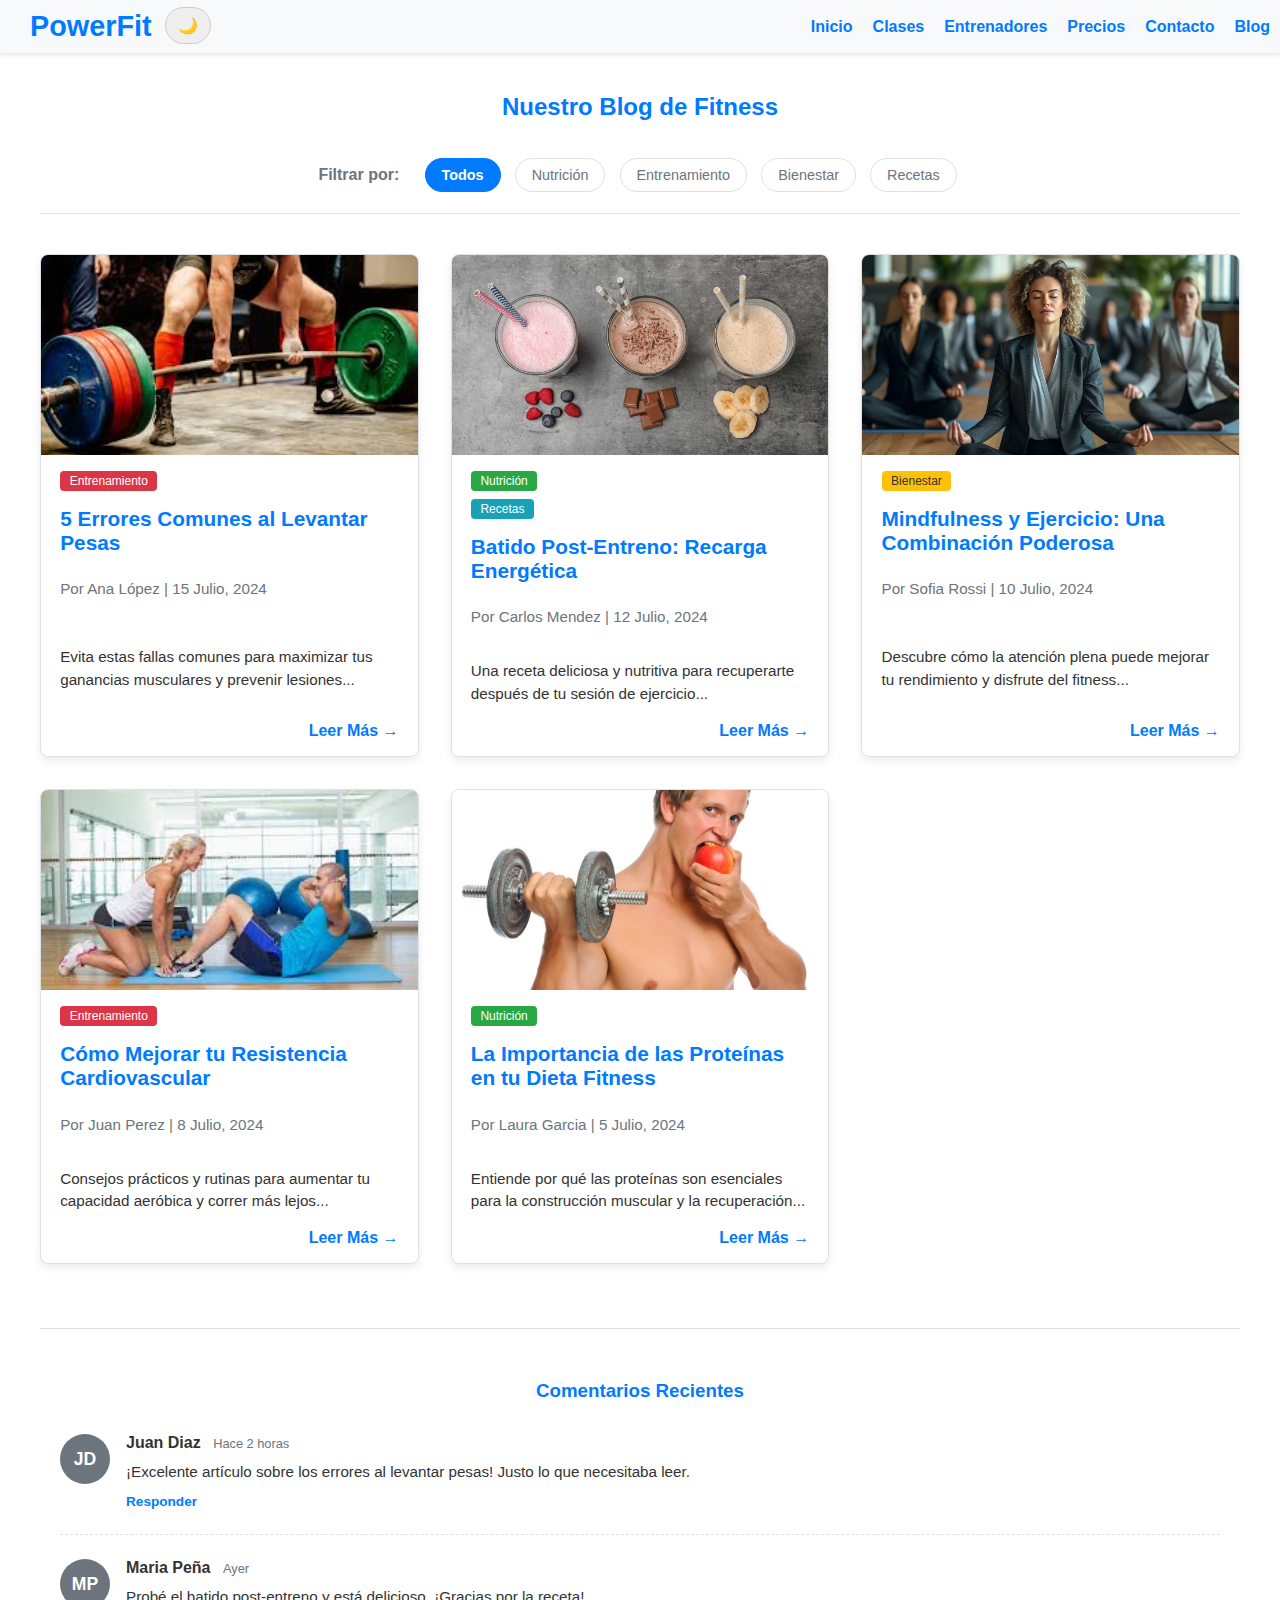
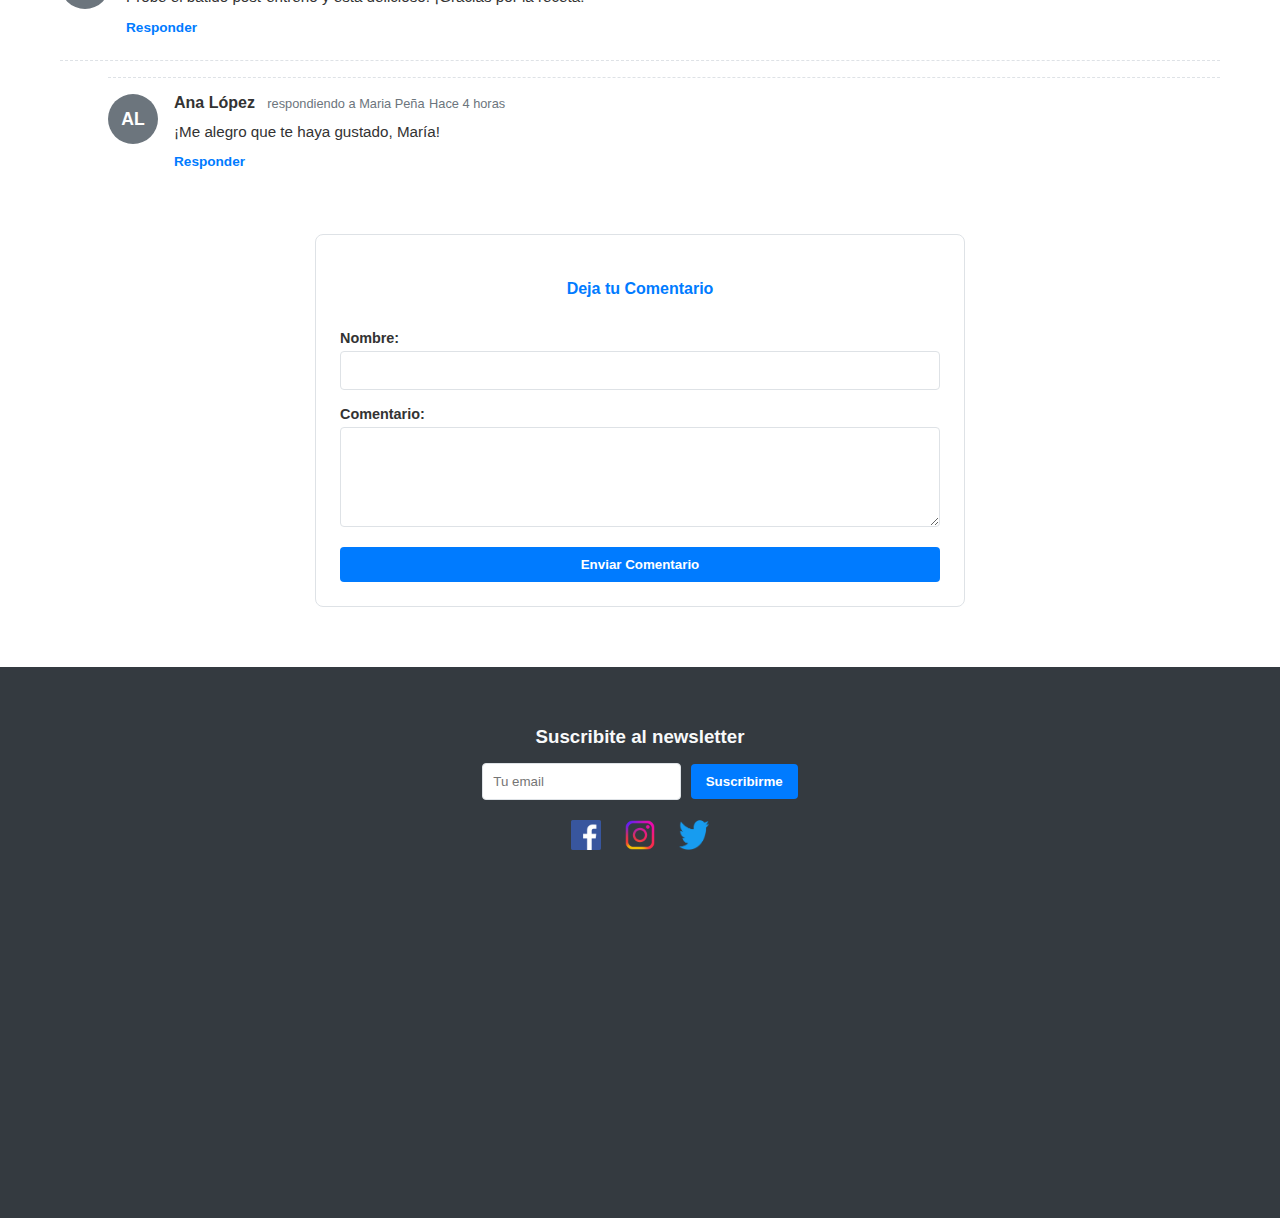
<file: blog.html>
<!DOCTYPE html>
<html lang="es">
<head>
  <meta charset="UTF-8" />
  <meta name="viewport" content="width=device-width, initial-scale=1.0" />
  <title>Blog | PowerFit</title>
  <link rel="stylesheet" href="css/style.css" />
  <link rel="stylesheet" href="css/blog.css" />
</head>
<body>

  <header>
    <nav class="mega-menu">
      <h1 class="logo">PowerFit</h1>
      <input type="checkbox" id="menu-toggle" />
      <label for="menu-toggle" class="menu-icon">☰</label>
      <ul class="menu">
        <li><a href="index.html">Inicio</a></li>
        <li><a href="clases.html">Clases</a></li>
        <li><a href="entrenadores.html">Entrenadores</a></li>
        <li><a href="precios.html">Precios</a></li>
        <li><a href="contacto.html">Contacto</a></li>
        <li><a href="blog.html">Blog</a></li>
      </ul>
      <button id="darkModeToggle" class="dark-mode-toggle" aria-label="Toggle dark mode">🌙</button>
    </nav>
  </header>

  <main class="blog-container">
    <h2>Nuestro Blog de Fitness</h2>

    <!-- Filter Controls (CSS Only) -->
    <div class="filter-controls">
      <span class="filter-label">Filtrar por:</span>
      <!-- Radio buttons are hidden, labels are styled -->
      <input type="radio" name="filter-category" id="filter-all" checked>
      <label for="filter-all" class="filter-tag">Todos</label>

      <input type="radio" name="filter-category" id="filter-nutricion">
      <label for="filter-nutricion" class="filter-tag">Nutrición</label>

      <input type="radio" name="filter-category" id="filter-entrenamiento">
      <label for="filter-entrenamiento" class="filter-tag">Entrenamiento</label>

      <input type="radio" name="filter-category" id="filter-bienestar">
      <label for="filter-bienestar" class="filter-tag">Bienestar</label>

      <input type="radio" name="filter-category" id="filter-recetas">
      <label for="filter-recetas" class="filter-tag">Recetas</label>
    </div>

    <!-- Blog Grid Container -->
    <!-- The filtering CSS will target this container's children -->
    <div class="blog-grid">

      <!-- Example Blog Post 1 -->
      <article class="blog-post category-entrenamiento fade-in-load">
        <img src="assets/blog1.jpg" alt="Persona levantando pesas">
        <div class="post-content">
          <span class="post-category tag-entrenamiento">Entrenamiento</span>
          <h3>5 Errores Comunes al Levantar Pesas</h3>
          <p class="post-meta">Por Ana López | 15 Julio, 2024</p>
          <p>Evita estas fallas comunes para maximizar tus ganancias musculares y prevenir lesiones...</p>
          <a href="#" class="read-more">Leer Más &rarr;</a>
        </div>
      </article>

      <!-- Example Blog Post 2 -->
      <article class="blog-post category-nutricion category-recetas fade-in-load">
         <img src="assets/2blog.jpg" alt="Batido de proteinas verde">
         <div class="post-content">
          <span class="post-category tag-nutricion">Nutrición</span>
          <span class="post-category tag-recetas">Recetas</span>
          <h3>Batido Post-Entreno: Recarga Energética</h3>
          <p class="post-meta">Por Carlos Mendez | 12 Julio, 2024</p>
          <p>Una receta deliciosa y nutritiva para recuperarte después de tu sesión de ejercicio...</p>
          <a href="#" class="read-more">Leer Más &rarr;</a>
        </div>
      </article>

      <!-- Example Blog Post 3 -->
      <article class="blog-post category-bienestar fade-in-load">
        <img src="assets/3blog.webp" alt="Persona meditando al amanecer">
        <div class="post-content">
          <span class="post-category tag-bienestar">Bienestar</span>
          <h3>Mindfulness y Ejercicio: Una Combinación Poderosa</h3>
          <p class="post-meta">Por Sofia Rossi | 10 Julio, 2024</p>
          <p>Descubre cómo la atención plena puede mejorar tu rendimiento y disfrute del fitness...</p>
          <a href="#" class="read-more">Leer Más &rarr;</a>
        </div>
      </article>

       <!-- Example Blog Post 4 -->
       <article class="blog-post category-entrenamiento fade-in-load">
        <img src="assets/4blog.jpg" alt="Corredor en pista">
        <div class="post-content">
          <span class="post-category tag-entrenamiento">Entrenamiento</span>
          <h3>Cómo Mejorar tu Resistencia Cardiovascular</h3>
          <p class="post-meta">Por Juan Perez | 8 Julio, 2024</p>
          <p>Consejos prácticos y rutinas para aumentar tu capacidad aeróbica y correr más lejos...</p>
          <a href="#" class="read-more">Leer Más &rarr;</a>
        </div>
      </article>

       <!-- Example Blog Post 5 -->
       <article class="blog-post category-nutricion fade-in-load">
        <img src="assets/blog5.jpg" alt="Plato de comida saludable">
        <div class="post-content">
          <span class="post-category tag-nutricion">Nutrición</span>
          <h3>La Importancia de las Proteínas en tu Dieta Fitness</h3>
          <p class="post-meta">Por Laura Garcia | 5 Julio, 2024</p>
          <p>Entiende por qué las proteínas son esenciales para la construcción muscular y la recuperación...</p>
          <a href="#" class="read-more">Leer Más &rarr;</a>
        </div>
      </article>

      <!-- Add more articles following the same structure and adding category-* classes -->

    </div> <!-- End of blog-grid -->

    <!-- Comments Section -->
    <section class="comments-section">
      <h3>Comentarios Recientes</h3>

      <div class="comment-list">
        <!-- Example Comment 1 -->
        <div class="comment fade-in-load">
          <div class="comment-avatar" data-initials="JD"></div>
          <div class="comment-content">
            <strong class="comment-author">Juan Diaz</strong>
            <time class="comment-time" datetime="2024-07-15T10:30:00">Hace 2 horas</time>
            <p>¡Excelente artículo sobre los errores al levantar pesas! Justo lo que necesitaba leer.</p>
            <a href="#" class="reply-link">Responder</a>
          </div>
        </div>

        <!-- Example Comment 2 -->
        <div class="comment fade-in-load">
          <div class="comment-avatar" data-initials="MP"></div>
          <div class="comment-content">
            <strong class="comment-author">Maria Peña</strong>
            <time class="comment-time" datetime="2024-07-14T18:15:00">Ayer</time>
            <p>Probé el batido post-entreno y está delicioso. ¡Gracias por la receta!</p>
            <a href="#" class="reply-link">Responder</a>
          </div>
        </div>

         <!-- Example Comment 3 (Nested Reply - Basic Structure) -->
         <div class="comment reply fade-in-load">
            <div class="comment-avatar" data-initials="AL"></div>
            <div class="comment-content">
              <strong class="comment-author">Ana López</strong> <span class="replying-to">respondiendo a Maria Peña</span>
              <time class="comment-time" datetime="2024-07-15T09:00:00">Hace 4 horas</time>
              <p>¡Me alegro que te haya gustado, María!</p>
              <a href="#" class="reply-link">Responder</a>
            </div>
          </div>

      </div>

      <!-- Comment Form (Basic Structure) -->
      <form class="comment-form">
        <h4>Deja tu Comentario</h4>
        <div>
          <label for="comment-name">Nombre:</label>
          <input type="text" id="comment-name" required>
        </div>
        <div>
          <label for="comment-text">Comentario:</label>
          <textarea id="comment-text" rows="4" required></textarea>
        </div>
        <button type="submit" class="button">Enviar Comentario</button>
      </form>

    </section> <!-- End of comments-section -->

  </main>

  <footer>
    <div class="newsletter">
      <h3>Suscribite al newsletter</h3>
      <form>
        <input type="email" placeholder="Tu email" required>
        <button type="button" class="button">Suscribirme</button>
      </form>
    </div>

    <div class="redes">
        <a href="#"><img src="assets/Facebook_logo_(square).png" alt="Facebook"></a>
        <a href="#"><img src="assets/logo-instagram.png" alt="Instagram"></a>
        <a href="#"><img src="assets/Logo_of_Twitter.png" alt="Twitter"></a>
      </div>

    <div class="mapa">
      <iframe src="https://www.google.com/maps/embed?pb=!1m18!1m12!1m3!1d3966.521260322839!2d106.8195613507848!3d-6.194741395509438!2m3!1f0!2f0!3f0!3m2!1i1024!2i768!4f13.1!3m3!1m2!1s0x2e69f5390917b759%3A0x6b45e67356280477!2sJakarta!5e0!3m2!1sen!2sid!4v1620385288815!5m2!1sen!2sid" style="border:0;" allowfullscreen="" loading="lazy"></iframe>
    </div>
  </footer>

  <script src="js/dark-mode.js" defer></script>

</body>
</html>
</file>
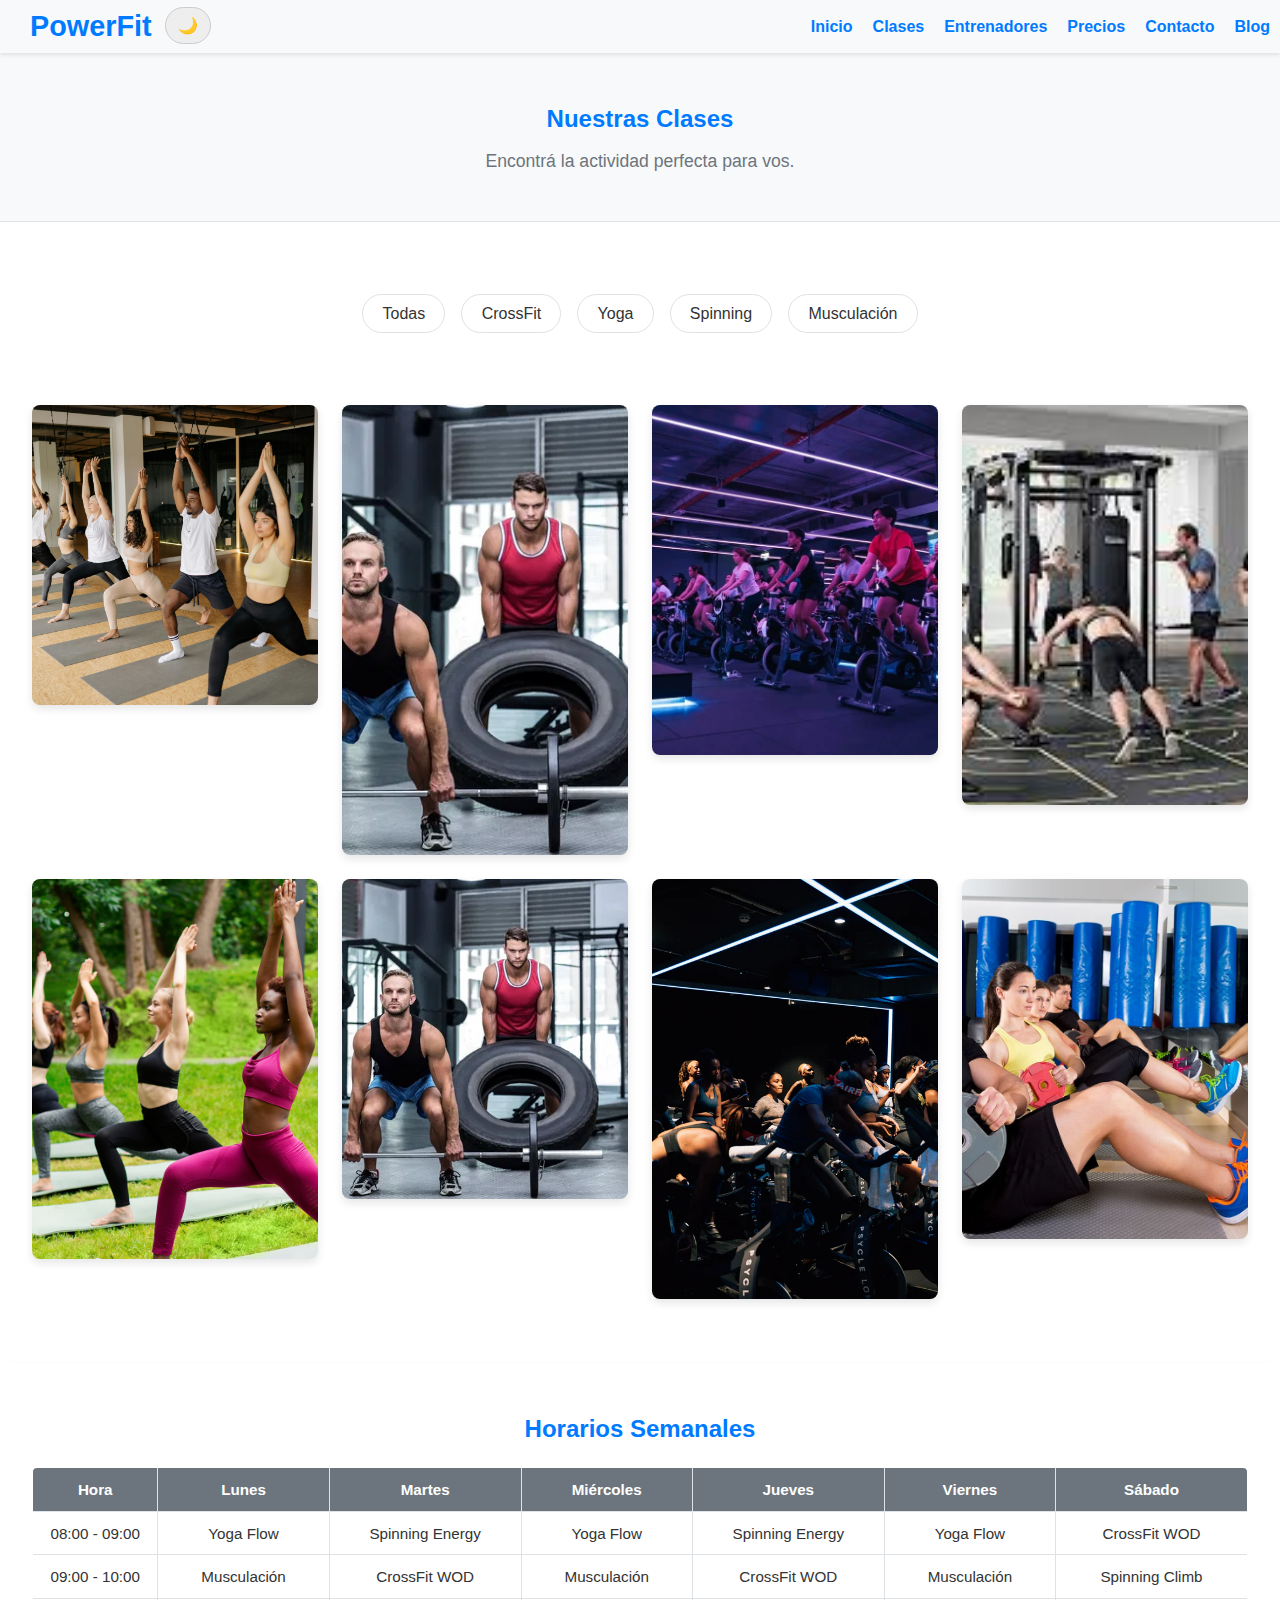
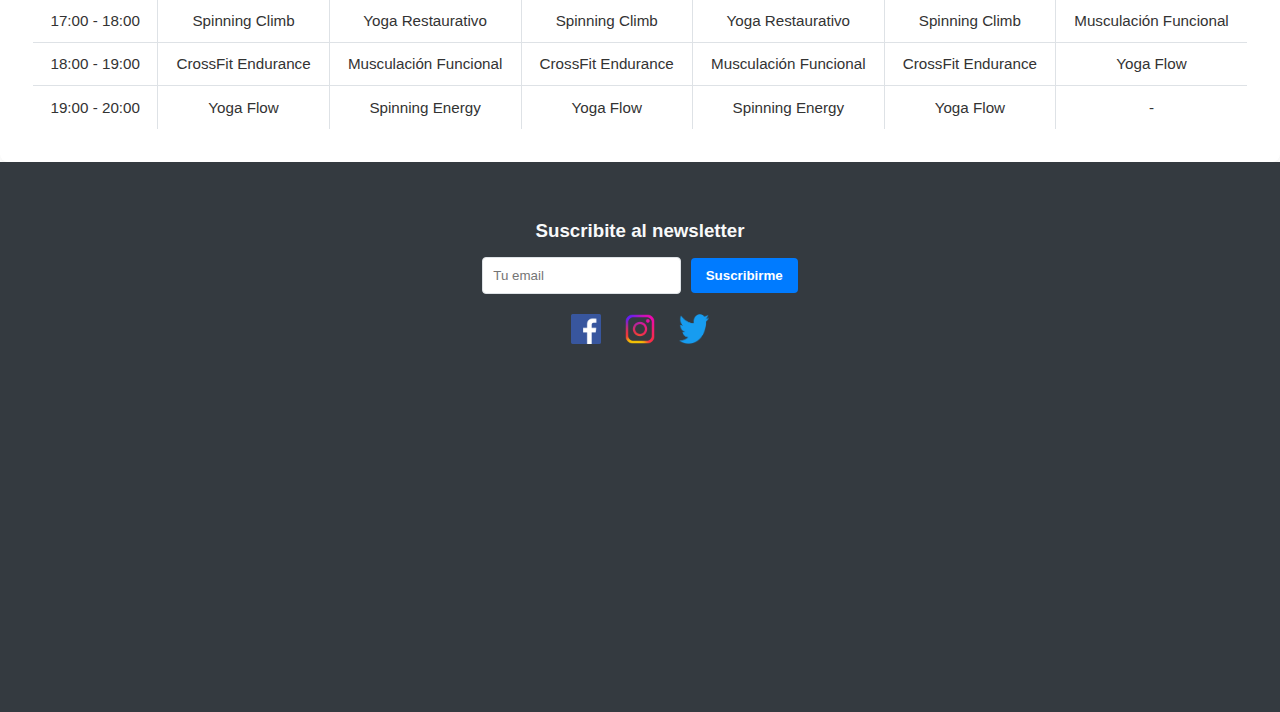
<file: clases.html>
<!DOCTYPE html>
<html lang="es">
<head>
  <meta charset="UTF-8" />
  <meta name="viewport" content="width=device-width, initial-scale=1.0" />
  <title>Clases | PowerFit</title>
  <link rel="stylesheet" href="css/style.css">
  <link rel="stylesheet" href="css/clases.css" />
</head>
<body>

    <header>
        <nav class="mega-menu">
          <h1 class="logo">PowerFit</h1>
          <input type="checkbox" id="menu-toggle" />
          <label for="menu-toggle" class="menu-icon">☰</label>
          <ul class="menu">
            <li><a href="index.html">Inicio</a></li>
            <li><a href="clases.html">Clases</a></li>
            <li><a href="entrenadores.html">Entrenadores</a></li>
            <li><a href="precios.html">Precios</a></li>
            <li><a href="contacto.html">Contacto</a></li>
            <li><a href="blog.html">Blog</a></li>
          </ul>
          <button id="darkModeToggle" class="dark-mode-toggle" aria-label="Toggle dark mode">🌙</button>
        </nav>
      </header>

      <main>
        <section class="titulo-pagina">
            <h2>Nuestras Clases</h2>
            <p>Encontrá la actividad perfecta para vos.</p>
        </section>
    
        <input type="radio" name="filtro-clase" id="filtro-todos" class="filtro-input" checked>
        <input type="radio" name="filtro-clase" id="filtro-crossfit" class="filtro-input">
        <input type="radio" name="filtro-clase" id="filtro-yoga" class="filtro-input">
        <input type="radio" name="filtro-clase" id="filtro-spinning" class="filtro-input">
        <input type="radio" name="filtro-clase" id="filtro-musculacion" class="filtro-input">
    
        <section class="filtros">
          <label for="filtro-todos">Todas</label>
          <label for="filtro-crossfit">CrossFit</label>
          <label for="filtro-yoga">Yoga</label>
          <label for="filtro-spinning">Spinning</label>
          <label for="filtro-musculacion">Musculación</label>
        </section>
    
        <section class="galeria-clases">
          <div class="clase yoga">
            <img src="assets/yoga.jpg" alt="Clase de Yoga" style="height: 300px;">
            <div class="info">
              <h3>Yoga Flow</h3>
              <p>Conectá cuerpo y mente.</p>
            </div>
          </div>
          <div class="clase crossfit">
            <img src="assets/crossfit_37303.webp" alt="Clase de CrossFit" style="height: 450px;">
            <div class="info">
              <h3>CrossFit WOD</h3>
              <p>Desafía tus límites.</p>
            </div>
          </div>
          <div class="clase spinning">
            <img src="assets/Spinning.jpg" alt="Clase de Spinning" style="height: 350px;">
            <div class="info">
              <h3>Spinning Energy</h3>
              <p>Pedaleá al ritmo de la música.</p>
            </div>
          </div>
          <div class="clase musculacion">
            <img src="assets/musc1.jpg" alt="Clase de Musculación" style="height: 400px;">
            <div class="info">
              <h3>Entrenamiento de Fuerza</h3>
              <p>Construí masa muscular.</p>
            </div>
          </div>
           <div class="clase yoga">
            <img src="assets/yoga2.jpg" alt="Clase de Yoga Restaurativo" style="height: 380px;">
            <div class="info">
              <h3>Yoga Restaurativo</h3>
              <p>Relajación profunda.</p>
            </div>
          </div>
           <div class="clase crossfit">
            <img src="assets/crossfit_37303.webp" alt="Clase de CrossFit Endurance" style="height: 320px;">
            <div class="info">
              <h3>CrossFit Endurance</h3>
              <p>Mejorá tu resistencia.</p>
            </div>
          </div>
           <div class="clase spinning">
            <img src="assets/AIRFRO_PSYCLE_V2s-14.webp" alt="Clase de Spinning Climb" style="height: 420px;">
            <div class="info">
              <h3>Spinning Climb</h3>
              <p>Simulación de montaña.</p>
            </div>
          </div>
           <div class="clase musculacion">
            <img src="assets/musc2.jpg" alt="Clase de Musculación Funcional" style="height: 360px;">
            <div class="info">
              <h3>Musculación Funcional</h3>
              <p>Movimientos para la vida diaria.</p>
            </div>
          </div>
        </section>
    
        <section class="horarios">
          <h2>Horarios Semanales</h2>
          <div class="tabla-scroll">
            <table>
              <thead>
                <tr>
                  <th>Hora</th>
                  <th>Lunes</th>
                  <th>Martes</th>
                  <th>Miércoles</th>
                  <th>Jueves</th>
                  <th>Viernes</th>
                  <th>Sábado</th>
                </tr>
              </thead>
              <tbody>
                <tr>
                  <td>08:00 - 09:00</td>
                  <td>Yoga Flow</td>
                  <td>Spinning Energy</td>
                  <td>Yoga Flow</td>
                  <td>Spinning Energy</td>
                  <td>Yoga Flow</td>
                  <td>CrossFit WOD</td>
                </tr>
                <tr>
                  <td>09:00 - 10:00</td>
                  <td>Musculación</td>
                  <td>CrossFit WOD</td>
                  <td>Musculación</td>
                  <td>CrossFit WOD</td>
                  <td>Musculación</td>
                  <td>Spinning Climb</td>
                </tr>
                <tr>
                  <td>17:00 - 18:00</td>
                  <td>Spinning Climb</td>
                  <td>Yoga Restaurativo</td>
                  <td>Spinning Climb</td>
                  <td>Yoga Restaurativo</td>
                  <td>Spinning Climb</td>
                  <td>Musculación Funcional</td>
                </tr>
                <tr>
                  <td>18:00 - 19:00</td>
                  <td>CrossFit Endurance</td>
                  <td>Musculación Funcional</td>
                  <td>CrossFit Endurance</td>
                  <td>Musculación Funcional</td>
                  <td>CrossFit Endurance</td>
                  <td>Yoga Flow</td>
                </tr>
                 <tr>
                  <td>19:00 - 20:00</td>
                  <td>Yoga Flow</td>
                  <td>Spinning Energy</td>
                  <td>Yoga Flow</td>
                  <td>Spinning Energy</td>
                  <td>Yoga Flow</td>
                  <td>-</td>
                </tr>
              </tbody>
            </table>
          </div>
        </section>
      </main>

      <footer>
        <div class="newsletter">
          <h3>Suscribite al newsletter</h3>
          <form>
            <input type="email" placeholder="Tu email" required>
            <button type="button" class="button">Suscribirme</button>
          </form>
        </div>
    
        <div class="redes">
            <a href="#"><img src="assets/Facebook_logo_(square).png" alt="Facebook"></a>
            <a href="#"><img src="assets/logo-instagram.png" alt="Instagram"></a>
            <a href="#"><img src="assets/Logo_of_Twitter.png" alt="Twitter"></a>
          </div>
    
        <div class="mapa">
          <iframe src="https://www.google.com/maps/embed?pb=!1m18!1m12!1m3!1d3966.521260322839!2d106.8195613507848!3d-6.194741395509438!2m3!1f0!2f0!3f0!3m2!1i1024!2i768!4f13.1!3m3!1m2!1s0x2e69f5390917b759%3A0x6b45e67356280477!2sJakarta!5e0!3m2!1sen!2sid!4v1620385288815!5m2!1sen!2sid" style="border:0;" allowfullscreen="" loading="lazy"></iframe>
        </div>
      </footer>
    
      <script src="js/dark-mode.js" defer></script>

</body>
</html>
</file>
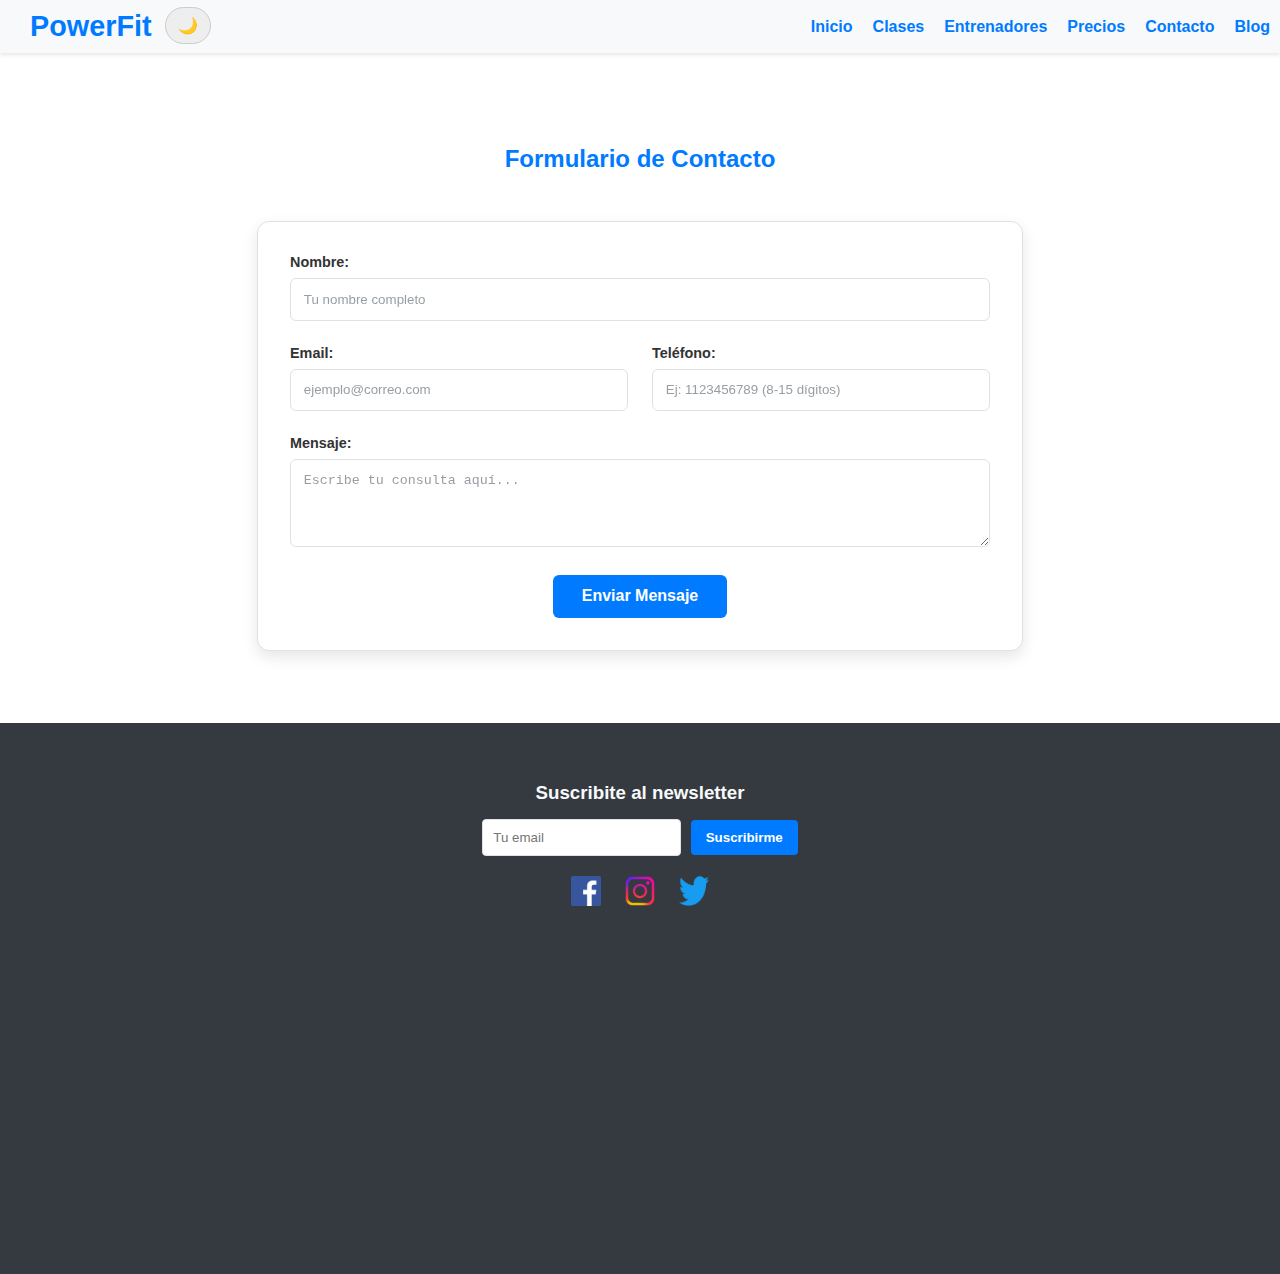
<file: contacto.html>
<!DOCTYPE html>
<html lang="es">
<head>
  <meta charset="UTF-8" />
  <meta name="viewport" content="width=device-width, initial-scale=1.0" />
  <title>Contacto | PowerFit</title>
  <link rel="stylesheet" href="css/style.css">
  <link rel="stylesheet" href="css/contacto.css" />
</head>
<body>

  <header>
    <nav class="mega-menu">
      <h1 class="logo">PowerFit</h1>
      <input type="checkbox" id="menu-toggle" />
      <label for="menu-toggle" class="menu-icon">☰</label>
      <ul class="menu">
        <li><a href="index.html">Inicio</a></li>
        <li><a href="clases.html">Clases</a></li>
        <li><a href="entrenadores.html">Entrenadores</a></li>
        <li><a href="precios.html">Precios</a></li>
        <li><a href="contacto.html">Contacto</a></li>
        <li><a href="blog.html">Blog</a></li>
      </ul>
      <button id="darkModeToggle" class="dark-mode-toggle" aria-label="Toggle dark mode">🌙</button>
    </nav>
  </header>

  <section class="contacto">
    <h2>Formulario de Contacto</h2>

    <!-- action="#" significa enviar a la misma página (recarga) -->
    <!-- Si quisieras intentar el :target, podrías poner action="#confirmationModal" -->
    <!-- pero eso impediría el envío real de datos a un servidor -->
    <form id="contactoForm" class="form-contacto" action="#" method="POST"> <!-- Añadido method POST como ejemplo -->
      <div class="full">
        <label for="nombre">Nombre:</label>
        <input type="text" id="nombre" name="nombre" required minlength="3" placeholder="Tu nombre completo"/>
      </div>
      <div>
        <label for="email">Email:</label>
        <input type="email" id="email" name="email" required placeholder="ejemplo@correo.com"/>
      </div>
      <div>
        <label for="telefono">Teléfono:</label>
        <input type="tel" id="telefono" name="telefono" pattern="[0-9]{8,15}" required placeholder="Ej: 1123456789 (8-15 dígitos)"/>
      </div>
      <div class="full">
        <label for="mensaje">Mensaje:</label>
        <textarea id="mensaje" name="mensaje" required minlength="10" placeholder="Escribe tu consulta aquí..." rows="4"></textarea>
      </div>
      <div class="full submit-container"> 
        <button type="submit">Enviar Mensaje</button>
      </div>
    </form>
  </section>

    <footer>
      <div class="newsletter">
        <h3>Suscribite al newsletter</h3>
        <form>
          <input type="email" placeholder="Tu email" required>
          <button type="button" class="button">Suscribirme</button>
        </form>
      </div>
  
      <div class="redes">
          <a href="#"><img src="assets/Facebook_logo_(square).png" alt="Facebook"></a>
          <a href="#"><img src="assets/logo-instagram.png" alt="Instagram"></a>
          <a href="#"><img src="assets/Logo_of_Twitter.png" alt="Twitter"></a>
        </div>
  
      <div class="mapa">
        <iframe src="https://www.google.com/maps/embed?pb=!1m18!1m12!1m3!1d3966.521260322839!2d106.8195613507848!3d-6.194741395509438!2m3!1f0!2f0!3f0!3m2!1i1024!2i768!4f13.1!3m3!1m2!1s0x2e69f5390917b759%3A0x6b45e67356280477!2sJakarta!5e0!3m2!1sen!2sid!4v1620385288815!5m2!1sen!2sid" style="border:0;" allowfullscreen="" loading="lazy"></iframe>
      </div>
    </footer>
  
    <script src="js/dark-mode.js" defer></script>

</body>
</html>
</file>
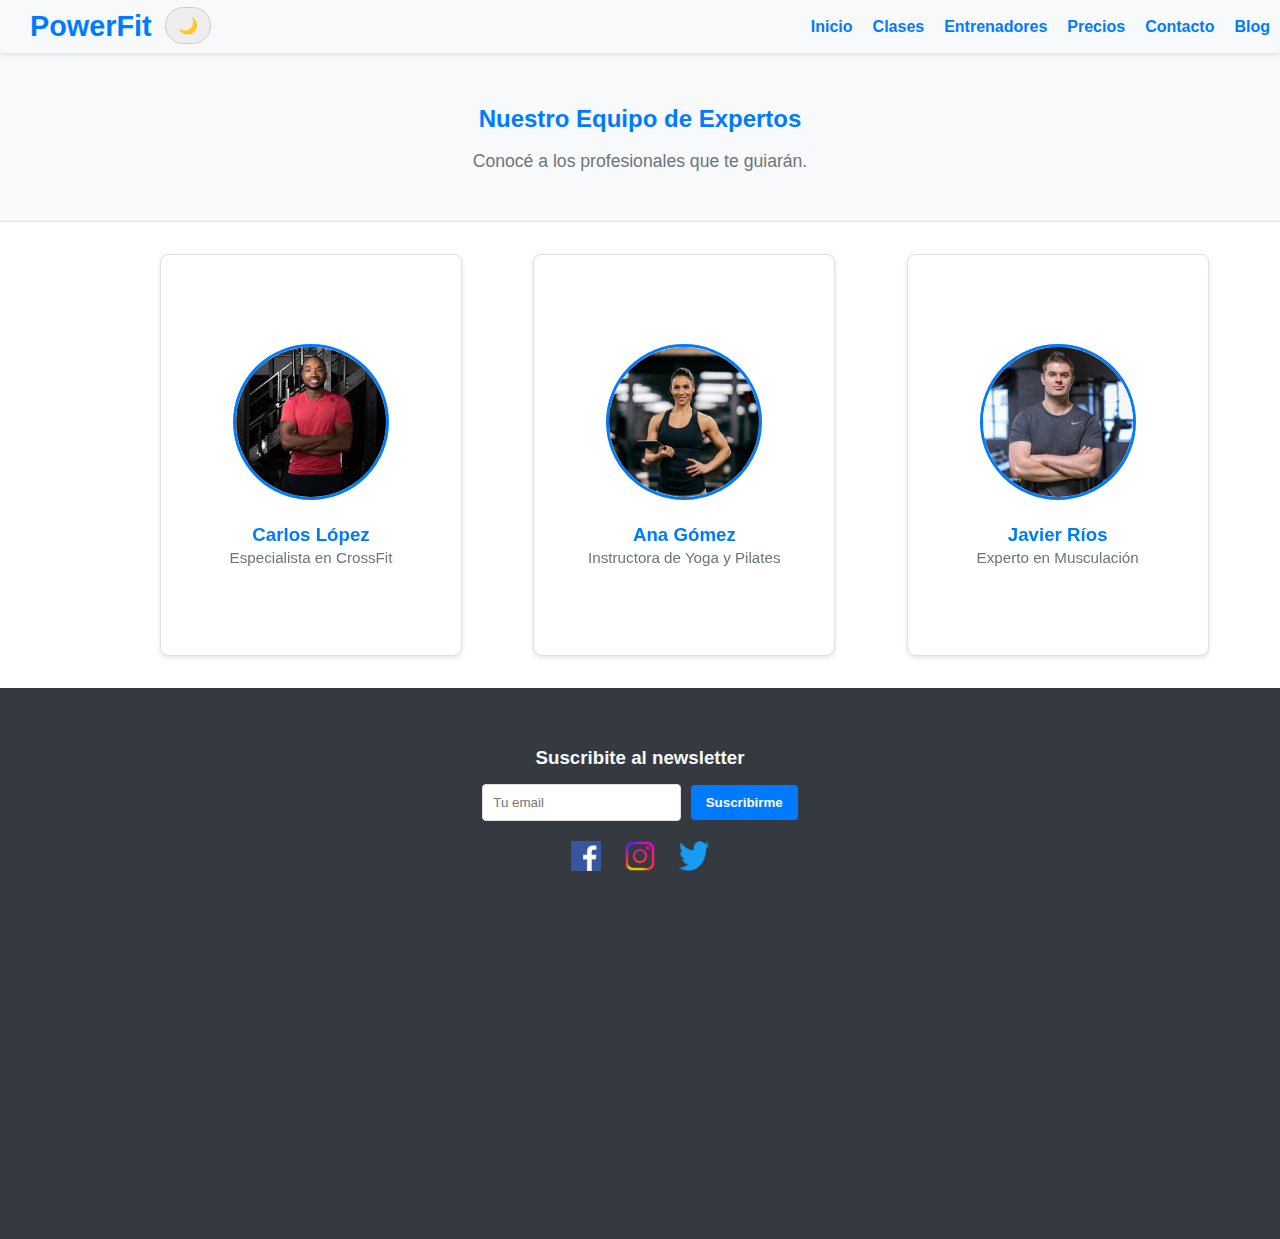
<file: entrenadores.html>
<!DOCTYPE html>
<html lang="es">
<head>
  <meta charset="UTF-8">
  <meta name="viewport" content="width=device-width, initial-scale=1.0">
  <title>Entrenadores | PowerFit</title>
  <link rel="stylesheet" href="css/style.css">
  <link rel="stylesheet" href="css/entrenadores.css">
</head>
<body>

  <header>
    <nav class="mega-menu">
      <h1 class="logo">PowerFit</h1>
      <input type="checkbox" id="menu-toggle" />
      <label for="menu-toggle" class="menu-icon">☰</label>
      <ul class="menu">
        <li><a href="index.html">Inicio</a></li>
        <li><a href="clases.html">Clases</a></li>
        <li><a href="entrenadores.html">Entrenadores</a></li>
        <li><a href="precios.html">Precios</a></li>
        <li><a href="contacto.html">Contacto</a></li>
        <li><a href="blog.html">Blog</a></li>
      </ul>
      <button id="darkModeToggle" class="dark-mode-toggle" aria-label="Toggle dark mode">🌙</button>
    </nav>
  </header>

  <main>
    <section class="titulo-pagina">
        <h2>Nuestro Equipo de Expertos</h2>
        <p>Conocé a los profesionales que te guiarán.</p>
    </section>

    <section class="grid-entrenadores">

      <div class="card">
        <div class="card-inner">
          <div class="card-front">
            <img src="assets/entre2.jpg" alt="Entrenador Carlos López">
            <h3>Carlos López</h3>
            <p>Especialista en CrossFit</p>
          </div>
          <div class="card-back">
            <h4>Carlos López</h4>
            <p>Apasionado por el entrenamiento funcional y de alta intensidad. Te ayudará a superar tus límites.</p>
            <div class="habilidades">
              <label>Fuerza:</label>
              <div class="barra"><div class="nivel" style="--nivel: 90%;"></div></div>
              <label>Resistencia:</label>
              <div class="barra"><div class="nivel" style="--nivel: 85%;"></div></div>
              <label>Técnica:</label>
              <div class="barra"><div class="nivel" style="--nivel: 75%;"></div></div>
            </div>
            <div class="rating">
              <span class="star filled" style="--i: 1;">★</span>
              <span class="star filled" style="--i: 2;">★</span>
              <span class="star filled" style="--i: 3;">★</span>
              <span class="star filled" style="--i: 4;">★</span>
              <span class="star" style="--i: 5;">☆</span>
            </div>
          </div>
        </div>
      </div>

      <div class="card">
        <div class="card-inner">
          <div class="card-front">
            <img src="assets/entre1.jpg" alt="Entrenadora Ana Gómez">
            <h3>Ana Gómez</h3>
            <p>Instructora de Yoga y Pilates</p>
          </div>
          <div class="card-back">
            <h4>Ana Gómez</h4>
            <p>Enfocada en la conexión mente-cuerpo, Ana te guiará hacia la flexibilidad, el equilibrio y la paz interior.</p>
            <div class="habilidades">
              <label>Flexibilidad:</label>
              <div class="barra"><div class="nivel" style="--nivel: 95%;"></div></div>
              <label>Equilibrio:</label>
              <div class="barra"><div class="nivel" style="--nivel: 90%;"></div></div>
              <label>Mindfulness:</label>
              <div class="barra"><div class="nivel" style="--nivel: 80%;"></div></div>
            </div>
            <div class="rating">
              <span class="star filled" style="--i: 1;">★</span>
              <span class="star filled" style="--i: 2;">★</span>
              <span class="star filled" style="--i: 3;">★</span>
              <span class="star filled" style="--i: 4;">★</span>
              <span class="star filled" style="--i: 5;">★</span>
            </div>
          </div>
        </div>
      </div>

      <div class="card">
        <div class="card-inner">
          <div class="card-front">
            <img src="assets/entre3.jpg" alt="Entrenador Javier Ríos">
            <h3>Javier Ríos</h3>
            <p>Experto en Musculación</p>
          </div>
          <div class="card-back">
            <h4>Javier Ríos</h4>
            <p>Con años de experiencia en desarrollo muscular y nutrición deportiva, Javier diseñará tu plan perfecto.</p>
            <div class="habilidades">
              <label>Fuerza:</label>
              <div class="barra"><div class="nivel" style="--nivel: 95%;"></div></div>
              <label>Hipertrofia:</label>
              <div class="barra"><div class="nivel" style="--nivel: 90%;"></div></div>
              <label>Nutrición:</label>
              <div class="barra"><div class="nivel" style="--nivel: 70%;"></div></div>
            </div>
            <div class="rating">
              <span class="star filled" style="--i: 1;">★</span>
              <span class="star filled" style="--i: 2;">★</span>
              <span class="star filled" style="--i: 3;">★</span>
              <span class="star filled" style="--i: 4;">★</span>
              <span class="star" style="--i: 5;">☆</span>
            </div>
          </div>
        </div>
      </div>

    </section>
  </main>
  
  <footer>
    <div class="newsletter">
      <h3>Suscribite al newsletter</h3>
      <form>
        <input type="email" placeholder="Tu email" required>
        <button type="button" class="button">Suscribirme</button>
      </form>
    </div>

    <div class="redes">
        <a href="#"><img src="assets/Facebook_logo_(square).png" alt="Facebook"></a>
        <a href="#"><img src="assets/logo-instagram.png" alt="Instagram"></a>
        <a href="#"><img src="assets/Logo_of_Twitter.png" alt="Twitter"></a>
      </div>

    <div class="mapa">
      <iframe src="https://www.google.com/maps/embed?pb=!1m18!1m12!1m3!1d3966.521260322839!2d106.8195613507848!3d-6.194741395509438!2m3!1f0!2f0!3f0!3m2!1i1024!2i768!4f13.1!3m3!1m2!1s0x2e69f5390917b759%3A0x6b45e67356280477!2sJakarta!5e0!3m2!1sen!2sid!4v1620385288815!5m2!1sen!2sid" style="border:0;" allowfullscreen="" loading="lazy"></iframe>
    </div>
  </footer>

  <script src="js/dark-mode.js" defer></script>

</body>
</html>
</file>
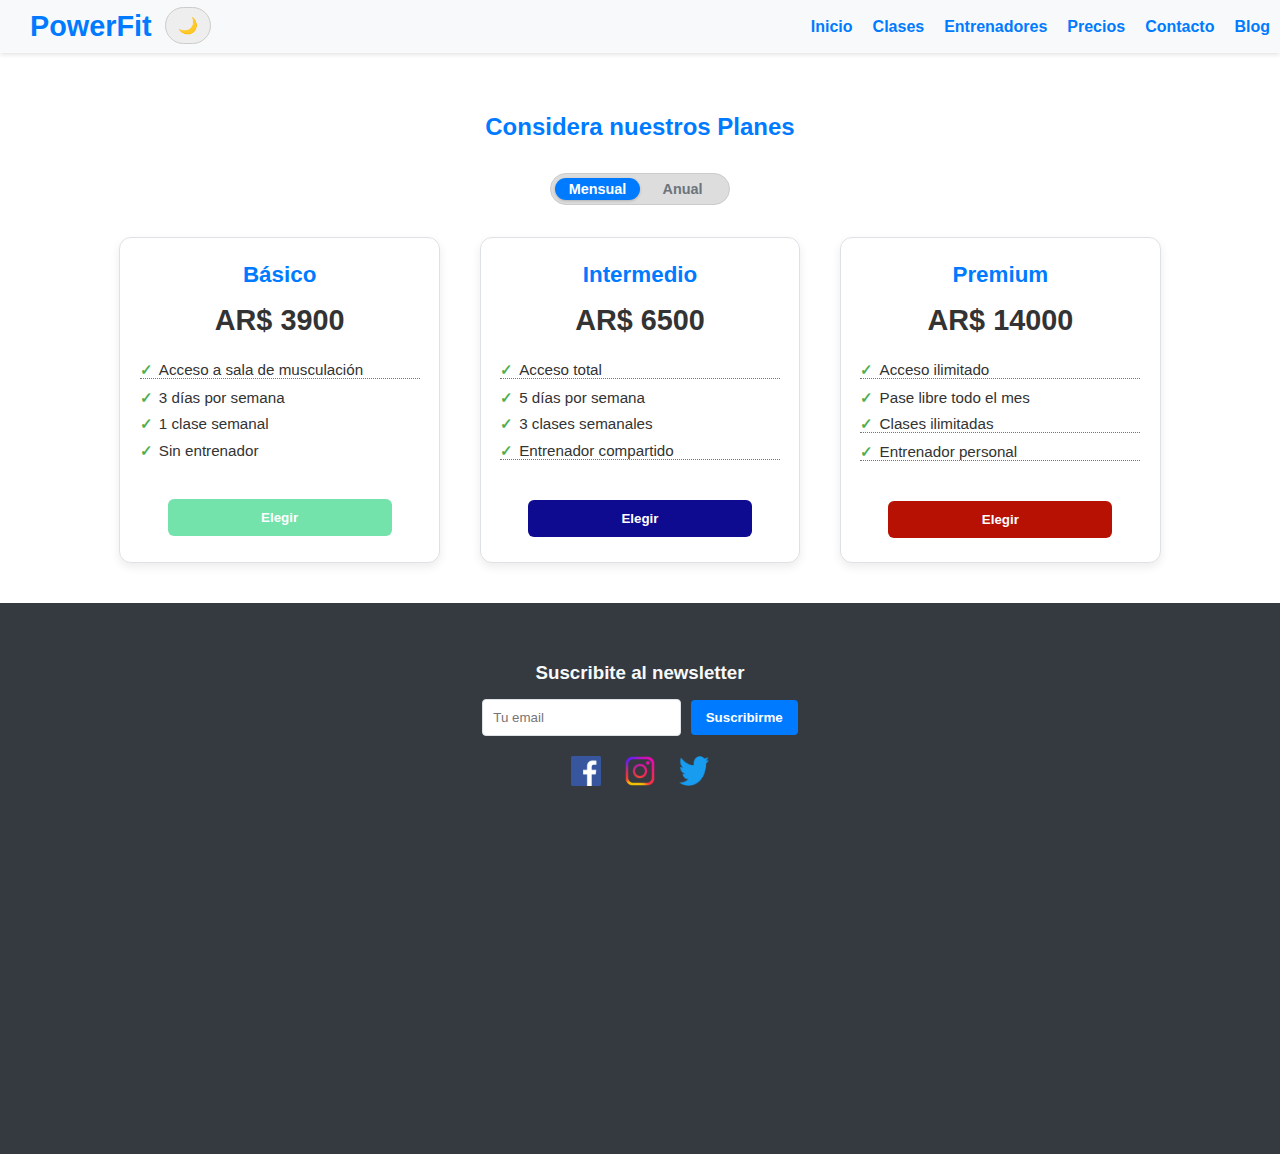
<file: precios.html>
<!DOCTYPE html>
<html lang="es">
<head>
  <meta charset="UTF-8" />
  <meta name="viewport" content="width=device-width, initial-scale=1.0" />
  <title>Precios | PowerFit</title>
  <link rel="stylesheet" href="css/style.css">
  <link rel="stylesheet" href="css/precios.css" />
</head>
<body>

  <header>
    <nav class="mega-menu">
      <h1 class="logo">PowerFit</h1>
      <input type="checkbox" id="menu-toggle" />
      <label for="menu-toggle" class="menu-icon">☰</label>
      <ul class="menu">
        <li><a href="index.html">Inicio</a></li>
        <li><a href="clases.html">Clases</a></li>
        <li><a href="entrenadores.html">Entrenadores</a></li>
        <li><a href="precios.html">Precios</a></li>
        <li><a href="contacto.html">Contacto</a></li>
        <li><a href="blog.html">Blog</a></li>
      </ul>
      <button id="darkModeToggle" class="dark-mode-toggle" aria-label="Toggle dark mode">🌙</button>
    </nav>
  </header>

  <section class="precios">
    <h2>Considera nuestros Planes</h2>

    <!-- Toggle Switch HTML -->
    <div class="toggle-container">
      <input type="checkbox" id="toggle" style="display: none;">
      <label for="toggle" class="switch">
        <span class="option">Mensual</span>
        <span class="option">Anual</span>
        <div class="slider"></div>
      </label>
    </div>

    <!-- Container for Plans (needed for :has selector) -->
    <div class="planes-container">
      <div class="tabla-precios">

        <div class="plan basico">
          <h3>Básico</h3>
          <!-- Savings Badge (initially hidden by CSS) -->
          <span class="ahorro">Ahorra 2 meses</span>
          <!-- Monthly Price -->
          <p class="precio mensual">AR$ 3900</p>
          <!-- Annual Price (initially hidden by CSS) -->
          <p class="precio anual">AR$ 45000</p>
          <ul>
            <li class="tooltip">Acceso a sala de musculación
              <span class="tooltip-text">Incluye pesas, máquinas y zona de cardio</span>
            </li>
            <li> 3 días por semana</li>
            <li>1 clase semanal</li>
            <li>Sin entrenador</li>
          </ul>
          <button>Elegir</button>
        </div>

        <!-- Added recomendado classes -->
        <div class="plan intermedio recomendado-mensual recomendado-anual">
          <h3>Intermedio</h3>
           <!-- Savings Badge (initially hidden by CSS) -->
           <span class="ahorro">Ahorra AR$ 17000</span>
           <!-- Monthly Price -->
          <p class="precio mensual">AR$ 6500</p>
           <!-- Annual Price (initially hidden by CSS) -->
          <p class="precio anual">AR$ 55000</p>
          <ul>
            <li class="tooltip">Acceso total
              <span class="tooltip-text">Musculación, cardio y salón de clases</span>
            </li>
            <li> 5 días por semana</li>
            <li>3 clases semanales</li>
            <li class="tooltip">Entrenador compartido
              <span class="tooltip-text">Sesiones guiadas grupales</span>
            </li>
          </ul>
          <button>Elegir</button>
        </div>

        <div class="plan premium">
          <h3>Premium</h3>
           <!-- Savings Badge (initially hidden by CSS) -->
           <span class="ahorro">Ahorra AR$ 24000</span>
           <!-- Monthly Price -->
          <p class="precio mensual">AR$ 14000</p>
           <!-- Annual Price (initially hidden by CSS) -->
          <p class="precio anual">AR$ 100000</p>
          <ul>
              <li class="tooltip">Acceso ilimitado
                  <span class="tooltip-text">Acceso libre a todas las areas</span>
              </li>
              <li> Pase libre todo el mes</li>
              <li class="tooltip">Clases ilimitadas
                  <span class="tooltip-text">Acceso libre a todas las clases</span>
              </li>
            <li class="tooltip">Entrenador personal
              <span class="tooltip-text">Puedes elegir al entrenador que más se ajuste a tus necesidades</span>
            </li>
          </ul>
          <button>Elegir</button>
        </div>
      </div>
    </div> <!-- End of planes-container -->
  </section>

  <footer>
      <div class="newsletter">
        <h3>Suscribite al newsletter</h3>
        <form>
          <input type="email" placeholder="Tu email" required>
          <button type="button" class="button">Suscribirme</button>
        </form>
      </div>

      <div class="redes">
          <a href="#"><img src="assets/Facebook_logo_(square).png" alt="Facebook"></a>
          <a href="#"><img src="assets/logo-instagram.png" alt="Instagram"></a>
          <a href="#"><img src="assets/Logo_of_Twitter.png" alt="Twitter"></a>
        </div>

      <div class="mapa">
        <iframe src="https://www.google.com/maps/embed?pb=!1m18!1m12!1m3!1d3966.521260322839!2d106.8195613507848!3d-6.194741395509438!2m3!1f0!2f0!3f0!3m2!1i1024!2i768!4f13.1!3m3!1m2!1s0x2e69f5390917b759%3A0x6b45e67356280477!2sJakarta!5e0!3m2!1sen!2sid!4v1620385288815!5m2!1sen!2sid" style="border:0;" allowfullscreen="" loading="lazy"></iframe>
      </div>
    </footer>

    <script src="js/dark-mode.js" defer></script>

</body>
</html>
</file>
<file: css/style.css>
:root {
  --bg-color: #ffffff;
  --text-color: #333333;
  --primary-color: #007bff;
  --secondary-color: #6c757d;
  --header-bg: #f8f9fa;
  --footer-bg: #343a40;
  --footer-text: #f8f9fa;
  --card-bg: #ffffff;
  --card-border: #dee2e6;
  --button-bg: #007bff;
  --button-text: #ffffff;
  --hero-overlay-bg: rgba(0, 0, 0, 0.5);
  --hero-text: #ffffff;
  --link-color: #007bff;
  --link-hover-color: #0056b3;
  --icon-filter: invert(0%);
  --toggle-button-bg: #eee;
  --toggle-button-border: #ccc;
  --toggle-button-text: #333;

  --transition-speed: 0.3s;
}

body.dark-mode {
  --bg-color: #121212;
  --text-color: #e0e0e0;
  --primary-color: #4dabf7;
  --secondary-color: #adb5bd;
  --header-bg: #1f1f1f;
  --footer-bg: #1c1c1c;
  --footer-text: #adb5bd;
  --card-bg: #1e1e1e;
  --card-border: #444444;
  --button-bg: #4dabf7;
  --button-text: #121212;
  --hero-overlay-bg: rgba(0, 0, 0, 0.7);
  --hero-text: #f0f0f0;
  --link-color: #4dabf7;
  --link-hover-color: #8ccbff;
  --icon-filter: invert(100%) sepia(0%) saturate(0%) hue-rotate(0deg) brightness(100%) contrast(100%);
  --toggle-button-bg: #333;
  --toggle-button-border: #555;
  --toggle-button-text: #e0e0e0;
}

body {
  background-color: var(--bg-color);
  color: var(--text-color);
  font-family: sans-serif;
  margin: 0;
  transition: background-color var(--transition-speed) ease, color var(--transition-speed) ease;
}

header {
  background-color: var(--header-bg);
  padding: 10px 0;
  box-shadow: 0 2px 4px rgba(0, 0, 0, 0.1);
  transition: background-color var(--transition-speed) ease;
  position: relative;
  /* Needed for absolute positioning of toggle button */
}

.dark-mode-toggle {
  position: absolute;
  top: 7px;
  left: 165px;
  background-color: var(--toggle-button-bg);
  color: var(--toggle-button-text);
  border: 1px solid var(--toggle-button-border);
  padding: 8px 12px;
  cursor: pointer;
  border-radius: 20px;
  font-size: 1rem;
  transition: background-color var(--transition-speed) ease, color var(--transition-speed) ease, border-color var(--transition-speed) ease;
  z-index: 1001;
  /* Ensure it's above other header elements if needed */
}


.logo {
  color: var(--primary-color);
  margin: 0 20px;
  font-size: 1.8em;
}

.mega-menu {
  display: flex;
  align-items: center;
  justify-content: space-between;
  padding: 0 10px;
  flex-wrap: wrap;
}

.menu {
  list-style: none;
  padding: 0;
  margin: 0;
  display: flex;
}

.menu li {
  margin-left: 20px;
}

.menu a {
  text-decoration: none;
  color: var(--link-color);
  font-weight: bold;
  transition: color var(--transition-speed) ease;
}

.menu a:hover {
  color: var(--link-hover-color);
}

/* Mobile Menu Styles (Keep existing, ensure colors use variables if needed) */
#menu-toggle {
  display: none;
}

.menu-icon {
  display: none;
  /* Hide hamburger by default */
  font-size: 2em;
  cursor: pointer;
  color: var(--text-color);
  /* Use variable */
}

@media (max-width: 768px) {
  .menu {
    display: none;
    width: 100%;
    flex-direction: column;
    background-color: var(--header-bg);
    /* Use variable */
    position: absolute;
    top: 60px;
    /* Adjust based on header height */
    left: 0;
    z-index: 1000;
    border-top: 1px solid var(--card-border);
    /* Use variable */
  }

  .menu li {
    margin: 10px 0;
    text-align: center;
  }

  .menu-icon {
    display: block;
    /* Show hamburger on mobile */
    margin-right: 15px;
    /* Add some space */
  }

  #menu-toggle:checked~.menu {
    display: flex;
  }

  .dark-mode-toggle {
    /* Adjust position slightly for mobile if needed */
    top: 12px;
    right: 60px;
    /* Make space for hamburger */
  }
}


.hero {
  position: relative;
  height: 70vh;
  /* Adjust height as needed */
  overflow: hidden;
}

.hero-video {
  position: absolute;
  top: 50%;
  left: 50%;
  min-width: 100%;
  min-height: 100%;
  width: auto;
  height: auto;
  transform: translate(-50%, -50%);
  z-index: -1;
}

.hero-overlay {
  position: absolute;
  top: 0;
  left: 0;
  width: 100%;
  height: 100%;
  background-color: var(--hero-overlay-bg);
  display: flex;
  justify-content: center;
  align-items: center;
  text-align: center;
  transition: background-color var(--transition-speed) ease;
}

.hero-title {
  color: var(--hero-text);
  font-size: 2.5em;
  max-width: 80%;
}

section {
  padding: 40px 20px;
}

h2 {
  text-align: center;
  margin-bottom: 30px;
  color: var(--primary-color);
}

.clases-destacadas .cards-container {
  display: flex;
  justify-content: space-around;
  flex-wrap: wrap;
  gap: 20px;
}

.card {
  background-color: var(--card-bg);
  border: 1px solid var(--card-border);
  border-radius: 8px;
  overflow: hidden;
  width: 300px;
  /* Adjust width as needed */
  box-shadow: 0 2px 5px rgba(0, 0, 0, 0.1);
  transition: background-color var(--transition-speed) ease, border-color var(--transition-speed) ease, transform 0.2s ease;
}

.card:hover {
  transform: translateY(-5px);
}

.card img {
  width: 100%;
  height: 200px;
  /* Fixed height for images */
  object-fit: cover;
  /* Ensure images cover the area */
  display: block;
}

.card-content {
  padding: 15px;
}

.card h3 {
  margin-top: 0;
  color: var(--primary-color);
}

.contador {
  background-color: var(--secondary-color);
  /* Use a secondary color */
  color: var(--bg-color);
  /* Use inverse text color */
  text-align: center;
  padding: 30px 20px;
  transition: background-color var(--transition-speed) ease, color var(--transition-speed) ease;
}

.contador-item .numero {
  font-size: 2.5em;
  font-weight: bold;
  display: block;
}

.testimonios {
  background-color: var(--bg-color);
  /* Match body background */
}

.carrusel {
  /* Basic carousel styling - add JS later if needed for functionality */
  text-align: center;
  max-width: 600px;
  margin: 0 auto;
}

.slide {
  display: none;
  /* Hide all slides by default */
  padding: 20px;
  border: 1px solid var(--card-border);
  border-radius: 5px;
  margin-bottom: 10px;
  background-color: var(--card-bg);
  transition: background-color var(--transition-speed) ease, border-color var(--transition-speed) ease;
}

.slide.active {
  display: block;
  /* Show active slide */
}

.slide p {
  font-style: italic;
  margin-bottom: 10px;
}

.slide strong {
  color: var(--secondary-color);
}


footer {
  background-color: var(--footer-bg);
  color: var(--footer-text);
  padding: 40px 20px;
  text-align: center;
  transition: background-color var(--transition-speed) ease, color var(--transition-speed) ease;
}

.newsletter h3 {
  margin-bottom: 15px;
}

.newsletter form {
  margin-bottom: 20px;
}

.newsletter input[type="email"] {
  padding: 10px;
  margin-right: 5px;
  border: 1px solid var(--card-border);
  /* Use variable */
  border-radius: 4px;
  background-color: var(--bg-color);
  /* Use variable */
  color: var(--text-color);
  /* Use variable */
  transition: background-color var(--transition-speed) ease, color var(--transition-speed) ease, border-color var(--transition-speed) ease;
}

.button,
button[type="button"] {
  padding: 10px 15px;
  background-color: var(--button-bg);
  color: var(--button-text);
  border: none;
  border-radius: 4px;
  cursor: pointer;
  font-weight: bold;
  transition: background-color var(--transition-speed) ease, color var(--transition-speed) ease;
}

.button:hover,
button[type="button"]:hover {
  opacity: 0.9;
}

.redes {
  margin-bottom: 20px;
}

.redes a {
  margin: 0 10px;
  display: inline-block;
  /* Ensure proper spacing and filter application */
}

.redes img {
  width: 30px;
  /* Adjust icon size */
  height: 30px;
  filter: var(--icon-filter);
  /* Apply filter based on mode */
  transition: filter var(--transition-speed) ease;
}

.mapa iframe {
  width: 100%;
  max-width: 600px;
  /* Limit map width */
  height: 300px;
  border: 0;
  border-radius: 5px;
}

/* Ensure video text fallback uses correct color */
.hero-video {
  color: var(--text-color);
}
</file>
<file: css/blog.css>
/* ============================================= */
/*            css/blog.css                     */
/* Estilos específicos para blog.html          */
/* Asume que style.css maneja estilos globales */
/* ============================================= */

/* --- Contenedor Principal --- */
.blog-container {
  max-width: 1200px; /* Ancho máximo del contenido del blog */
  margin: 0 auto; /* Centrado */
  padding: 20px;
}

.blog-container h2 {
  text-align: center;
  margin-bottom: 2rem;
  color: var(--primary-color);
}

/* --- Controles de Filtro (CSS Only) --- */
.filter-controls {
  text-align: center;
  margin-bottom: 2.5rem;
  padding-bottom: 1rem;
  border-bottom: 1px solid var(--card-border);
}

.filter-label {
  margin-right: 1rem;
  font-weight: bold;
  color: var(--secondary-color);
}

/* Oculta los radio buttons reales */
.filter-controls input[type="radio"] {
  display: none;
}

/* Estilo de las etiquetas como tags/botones */
.filter-tag {
  display: inline-block;
  padding: 0.5rem 1rem;
  margin: 0.3rem;
  background-color: var(--bg-color); /* Fondo base */
  color: var(--secondary-color);
  border: 1px solid var(--card-border);
  border-radius: 20px; /* Bordes redondeados tipo tag */
  cursor: pointer;
  transition: all var(--transition-speed) ease;
  font-size: 0.9rem;
}

/* Estilo del tag al pasar el cursor */
.filter-tag:hover {
  background-color: var(--secondary-color);
  color: var(--button-text);
  border-color: var(--secondary-color);
}

/* Estilo del tag cuando su radio button está seleccionado */
.filter-controls input[type="radio"]:checked + .filter-tag {
  background-color: var(--primary-color);
  color: var(--button-text);
  border-color: var(--primary-color);
  font-weight: bold;
}

/* --- Blog Grid (Estilo Newspaper/Magazine) --- */
.blog-grid {
  display: grid;
  /* Responsive grid: ajusta columnas automáticamente */
  /* Mínimo 300px, máximo 1fr (fracción del espacio disponible) */
  grid-template-columns: repeat(auto-fit, minmax(300px, 1fr));
  gap: 2rem; /* Espacio entre artículos */
  margin-bottom: 3rem; /* Espacio antes de los comentarios */
}

/* --- Estilo de cada Artículo --- */
.blog-post {
  background-color: var(--card-bg);
  border: 1px solid var(--card-border);
  border-radius: 8px;
  overflow: hidden; /* Para que la imagen no se salga */
  box-shadow: 0 4px 8px rgba(0,0,0,0.08);
  transition: transform 0.3s ease, box-shadow 0.3s ease, background-color var(--transition-speed) ease, border-color var(--transition-speed) ease;
  display: flex; /* Para mejor control interno si es necesario */
  flex-direction: column; /* Apila imagen y contenido */
}

.blog-post:hover {
  transform: translateY(-5px);
  box-shadow: 0 8px 16px rgba(0,0,0,0.12);
}

.blog-post img {
  width: 100%;
  height: 200px; /* Altura fija para la imagen */
  object-fit: cover; /* Asegura que la imagen cubra el espacio */
  display: block;
}

.post-content {
  padding: 1rem 1.2rem;
  flex-grow: 1; /* Asegura que el contenido llene el espacio */
  display: flex;
  flex-direction: column;
}

.post-category {
  display: inline-block;
  background-color: var(--secondary-color);
  color: var(--button-text);
  padding: 0.2rem 0.6rem;
  border-radius: 4px;
  font-size: 0.75rem;
  margin-bottom: 0.5rem;
  align-self: flex-start; /* Alinea a la izquierda */
  margin-right: 5px; /* Espacio entre tags si hay varios */
}
/* Colores específicos para tags (opcional) */
.tag-nutricion { background-color: #28a745; }
.tag-entrenamiento { background-color: #dc3545; }
.tag-bienestar { background-color: #ffc107; color: #333; }
.tag-recetas { background-color: #17a2b8; }

.post-content h3 {
  margin-top: 0.5rem;
  margin-bottom: 0.5rem;
  color: var(--primary-color);
  font-size: 1.3rem;
}

.post-meta {
  font-size: 0.8rem;
  color: var(--secondary-color);
  margin-bottom: 1rem;
}

.post-content p { /* Estilo del extracto */
  font-size: 0.95rem;
  line-height: 1.5;
  margin-bottom: 1rem;
  flex-grow: 1; /* Empuja el botón "Leer Más" hacia abajo */
}

.read-more {
  color: var(--link-color);
  text-decoration: none;
  font-weight: bold;
  align-self: flex-end; /* Alinea a la derecha */
  transition: color var(--transition-speed) ease;
}

.read-more:hover {
  color: var(--link-hover-color);
}

/* --- Lógica de Filtrado CSS (Corregida con :has()) --- */

/* Por defecto, todos los posts son visibles */
.blog-grid .blog-post {
  display: flex; /* O el display que uses por defecto (flex en este caso) */
  /* Asegúrate que la animación no interfiera inicialmente */
  opacity: 1;
  transform: translateY(0);
  /* Aplica la animación por defecto */
  animation: fadeIn 0.6s ease-out forwards;
}

/* Cuando un filtro específico está activo (usando :has() en el contenedor), */
/* oculta TODOS los posts primero */
.blog-container:has(#filter-nutricion:checked) .blog-grid .blog-post,
.blog-container:has(#filter-entrenamiento:checked) .blog-grid .blog-post,
.blog-container:has(#filter-bienestar:checked) .blog-grid .blog-post,
.blog-container:has(#filter-recetas:checked) .blog-grid .blog-post {
  /* Usamos visibility y opacity para mejor manejo de animaciones/transiciones */
  /* display: none; podría ser más simple si no hay transiciones complejas */
  visibility: hidden;
  opacity: 0;
  height: 0; /* Colapsa el espacio */
  overflow: hidden; /* Evita contenido residual */
  margin: 0; /* Quita márgenes */
  padding: 0; /* Quita padding */
  border: none; /* Quita borde */
  transition: opacity 0.3s ease, visibility 0s linear 0.3s, height 0.3s ease, margin 0.3s ease, padding 0.3s ease, border 0.3s ease;
  animation: none; /* Detiene animación al ocultar */
}

/* Luego, muestra solo los posts que coinciden con el filtro activo */
/* y reaplica la animación si se desea al mostrar */
.blog-container:has(#filter-nutricion:checked) .blog-grid .blog-post.category-nutricion,
.blog-container:has(#filter-entrenamiento:checked) .blog-grid .blog-post.category-entrenamiento,
.blog-container:has(#filter-bienestar:checked) .blog-grid .blog-post.category-bienestar,
.blog-container:has(#filter-recetas:checked) .blog-grid .blog-post.category-recetas {
  display: flex; /* Muestra los que coinciden */
  visibility: visible;
  opacity: 0; /* Reinicia opacidad para animación */
  height: auto; /* Restaura altura */
  /* Restaura estilos originales si fueron modificados al ocultar */
  margin: initial; /* O el valor original si era específico */
  padding: initial; /* O el valor original */
  border: 1px solid var(--card-border); /* Restaura borde */
  overflow: hidden; /* Restaura overflow original */
  transition: opacity 0.6s ease-out 0.1s, visibility 0s linear, height 0.3s ease, margin 0.3s ease, padding 0.3s ease, border 0.3s ease; /* Transición para aparecer */
  animation: fadeIn 0.6s ease-out 0.1s forwards; /* Reaplica animación con ligero delay */
}

/* No se necesita una regla específica para #filter-all:checked, */
/* ya que al no coincidir ninguna regla :has() específica, */
/* se aplica la regla por defecto que muestra todos los posts. */


/* --- Sección de Comentarios --- */
.comments-section {
  margin-top: 4rem;
  padding-top: 2rem;
  border-top: 1px solid var(--card-border);
}

.comments-section h3,
.comment-form h4 {
  text-align: center;
  margin-bottom: 2rem;
  color: var(--primary-color);
}

.comment-list {
  list-style: none;
  padding: 0;
  margin-bottom: 2.5rem;
}

.comment {
  display: flex;
  gap: 1rem; /* Espacio entre avatar y contenido */
  margin-bottom: 1.5rem;
  padding-bottom: 1.5rem;
  border-bottom: 1px dashed var(--card-border);
  align-items: flex-start; /* Alinea avatar arriba */
}
.comment:last-child {
    border-bottom: none;
    margin-bottom: 0;
}

/* Comentarios anidados (respuesta) */
.comment.reply {
    margin-left: 3rem; /* Indentación para respuestas */
    padding-top: 1rem;
    border-top: 1px dashed var(--card-border);
    border-bottom: none; /* Quita doble borde */
    margin-bottom: 1rem;
    margin-top: -0.5rem; /* Acerca un poco a comentario padre */
}
.replying-to {
    font-size: 0.8em;
    color: var(--secondary-color);
}


.comment-avatar {
  width: 50px;
  height: 50px;
  border-radius: 50%; /* Círculo */
  background-color: var(--secondary-color); /* Color de fondo */
  flex-shrink: 0; /* Evita que el avatar se encoja */
  position: relative; /* Para posicionar las iniciales */
  overflow: hidden; /* Por si acaso */
}

/* Genera iniciales desde el atributo data-initials usando ::before */
.comment-avatar::before {
  content: attr(data-initials); /* Toma el valor del atributo */
  position: absolute;
  top: 50%;
  left: 50%;
  transform: translate(-50%, -50%);
  color: var(--button-text); /* Color del texto del botón (blanco?) */
  font-weight: bold;
  font-size: 1.1rem; /* Tamaño de las iniciales */
  text-transform: uppercase;
}

.comment-content {
  flex-grow: 1; /* Ocupa el espacio restante */
}

.comment-author {
  font-weight: bold;
  color: var(--text-color);
  margin-right: 0.5rem;
}

.comment-time {
  font-size: 0.8rem;
  color: var(--secondary-color);
}

.comment-content p {
  margin: 0.5rem 0;
  line-height: 1.6;
  font-size: 0.95rem;
}

.reply-link {
  font-size: 0.85rem;
  color: var(--link-color);
  text-decoration: none;
  font-weight: bold;
}
.reply-link:hover {
  color: var(--link-hover-color);
}

/* --- Formulario de Comentarios --- */
.comment-form {
  background-color: var(--card-bg);
  padding: 1.5rem;
  border-radius: 8px;
  border: 1px solid var(--card-border);
  max-width: 600px; /* Limita ancho del form */
  margin: 2rem auto 0 auto; /* Centra el form */
}

.comment-form div {
  margin-bottom: 1rem;
}

.comment-form label {
  display: block;
  margin-bottom: 0.3rem;
  font-weight: bold;
  font-size: 0.9rem;
}

.comment-form input[type="text"],
.comment-form textarea {
  width: 100%;
  padding: 0.7rem;
  border: 1px solid var(--card-border);
  border-radius: 4px;
  background-color: var(--bg-color);
  color: var(--text-color);
  box-sizing: border-box;
  transition: border-color 0.3s ease, background-color var(--transition-speed) ease, color var(--transition-speed) ease;
}
.comment-form input[type="text"]:focus,
.comment-form textarea:focus {
    outline: none;
    border-color: var(--primary-color);
}

.comment-form textarea {
  resize: vertical;
  min-height: 100px;
}

.comment-form button[type="submit"] {
  /* Hereda de .button en style.css */
  display: block; /* Ocupa ancho completo */
  width: 100%;
  margin-top: 1rem;
}

/* --- Efecto "Scroll Reveal" (Simulación con Animación de Carga CSS) --- */
/* NOTA: Esto NO es un verdadero Scroll Reveal. Los elementos se animan */
/* una vez al cargar la página o al cambiar el filtro. */

@keyframes fadeIn {
  from {
    opacity: 0;
    transform: translateY(20px); /* Empieza ligeramente abajo */
  }
  to {
    opacity: 1;
    transform: translateY(0);
  }
}


/* --- Responsividad --- */
@media (max-width: 768px) {
  .blog-grid {
    /* Cambia a 2 columnas o ajusta minmax */
    grid-template-columns: repeat(auto-fit, minmax(280px, 1fr));
    gap: 1.5rem;
  }

  .filter-controls {
      text-align: left; /* Alinea a la izquierda en móvil */
  }
  .filter-label {
      display: block; /* Etiqueta en línea separada */
      margin-bottom: 0.5rem;
  }
  .filter-tag {
      font-size: 0.85rem;
      padding: 0.4rem 0.8rem;
  }

  .comment.reply {
      margin-left: 1.5rem; /* Reduce indentación */
  }
  .comment-avatar {
      width: 40px;
      height: 40px;
  }
  .comment-avatar::before {
      font-size: 1rem;
  }
}

@media (max-width: 480px) {
  .blog-grid {
    /* Una sola columna en pantallas muy pequeñas */
    grid-template-columns: 1fr;
    gap: 1rem;
  }

  .comment {
      flex-direction: column; /* Apila avatar y contenido */
      align-items: center; /* Centra en modo columna */
      text-align: center;
  }
  .comment-avatar {
      margin-bottom: 0.5rem;
  }
  .comment.reply {
      margin-left: 1rem;
  }
  .comment-form {
      padding: 1rem;
  }
}
</file>
<file: css/clases.css>
.titulo-pagina {
  text-align: center;
  padding: 2rem 1rem;
  background-color: var(--header-bg); 
  margin-bottom: 2rem;
  border-bottom: 1px solid var(--card-border);
}
.titulo-pagina h2 {
  color: var(--primary-color); 
  margin-bottom: 0.5rem;
}
.titulo-pagina p {
  color: var(--secondary-color); 
  font-size: 1.1rem;
}


.filtro-input {
  display: none;
}
.filtros {
display: flex;
flex-wrap: wrap;
justify-content: center;
gap: 1rem;
margin: 0 2rem 2rem 2rem; 
}

.filtros label {
background-color: var(--card-bg); /* Use theme variable */
color: var(--text-color); /* Use theme variable */
border: 1px solid var(--card-border); /* Use theme variable */
padding: 0.6rem 1.2rem;
border-radius: 20px;
cursor: pointer;
transition: background-color 0.3s, color 0.3s, border-color 0.3s;
font-weight: 500;
}

.filtros label:hover {
background-color: var(--secondary-color); /* Use theme variable */
color: var(--bg-color); /* Use theme variable */
border-color: var(--secondary-color);
}

.filtros input[type="radio"]:checked + label {
background-color: var(--primary-color); /* Use theme variable */
color: var(--button-text); /* Use theme variable */
border-color: var(--primary-color);
}

/* --- Galería tipo "Masonry" con Grid --- */
.galeria-clases {
display: grid;
/* Creates responsive columns: minimum 280px, fills available space */
grid-template-columns: repeat(auto-fill, minmax(280px, 1fr));
gap: 1.5rem; /* Increased gap */
padding: 0 2rem 2rem 2rem; /* Consistent padding */
/* Aligns items to the start of their grid cell, helping with varying heights */
align-items: start;
}

.clase {
position: relative; /* Needed for absolute positioning of overlay */
overflow: hidden; /* Hides parts of image/overlay outside the card */
border-radius: 8px; /* Softer corners */
box-shadow: 0 4px 8px rgba(0, 0, 0, 0.1); /* Subtle shadow */
background-color: var(--card-bg); /* Ensure background for card */
transition: box-shadow 0.3s ease;
/* Helps prevent items breaking across columns/rows in some layouts */
break-inside: avoid;
}

.clase:hover {
 box-shadow: 0 6px 12px rgba(0, 0, 0, 0.15);
}

.clase img {
display: block; /* Removes extra space below image */
width: 100%;
/* Height is set inline in HTML for demo, or could be dynamic */
height: auto; /* Let aspect ratio determine height if not set inline */
object-fit: cover; /* Ensures image covers the area, might crop */
transition: transform 0.4s cubic-bezier(0.25, 0.46, 0.45, 0.94); /* Smooth zoom */
}

/* Zoom effect on hover */
.clase:hover img {
transform: scale(1.08);
}

/* Overlay Info */
.clase .info {
position: absolute;
bottom: 0;
left: 0;
width: 100%;
background: linear-gradient(to top, rgba(0,0,0,0.8) 0%, rgba(0,0,0,0.6) 60%, rgba(0,0,0,0) 100%); /* Gradient overlay */
color: #ffffff; /* White text on overlay */
padding: 2rem 1rem 1rem 1rem; /* More padding at bottom */
box-sizing: border-box;
/* Start fully transparent and slightly down */
opacity: 0;
transform: translateY(20px);
transition: opacity 0.4s ease, transform 0.4s ease;
}

/* Show overlay on hover */
.clase:hover .info {
opacity: 1;
transform: translateY(0);
}

.clase .info h3 {
margin: 0 0 0.3rem 0;
font-size: 1.3rem;
font-weight: bold;
}

.clase .info p {
margin: 0;
font-size: 0.95rem;
line-height: 1.4;
}

#filtro-crossfit:checked ~ .galeria-clases .clase:not(.crossfit),
#filtro-yoga:checked ~ .galeria-clases .clase:not(.yoga),
#filtro-spinning:checked ~ .galeria-clases .clase:not(.spinning),
#filtro-musculacion:checked ~ .galeria-clases .clase:not(.musculacion) {
 animation: fadeOut 0.5s forwards; 
 display: none; 
}

/* Optional fade out animation */
@keyframes fadeOut {
from { opacity: 1; transform: scale(1); }
to { opacity: 0; transform: scale(0.9); height: 0; padding: 0; margin: 0; border: 0; }
}


/* --- Tabla de Horarios Responsiva --- */
.horarios {
padding: 2rem;
margin-top: 2rem;
background-color: var(--card-bg); /* Use theme variable */
border-radius: 8px;
box-shadow: 0 2px 5px rgba(0,0,0,0.05);
}

.horarios h2 {
  text-align: center;
  margin-bottom: 1.5rem;
  color: var(--primary-color); /* Use theme variable */
}

.tabla-scroll {
overflow-x: auto; /* Enables horizontal scrolling on small screens */
-webkit-overflow-scrolling: touch; /* Smoother scrolling on iOS */
}

table {
width: 100%;
min-width: 600px; /* Minimum width before scrolling starts */
border-collapse: collapse;
background-color: var(--bg-color); /* Use theme variable */
color: var(--text-color); /* Use theme variable */
border-radius: 5px; /* Apply radius to wrapper if needed */
overflow: hidden; /* Clip content to border-radius */
border: 1px solid var(--card-border); /* Add border around table */
}

thead {
background-color: var(--secondary-color); /* Use theme variable */
color: var(--bg-color); /* Use theme variable */
}

th, td {
padding: 0.8rem 1rem; /* Adjusted padding */
text-align: center;
border: 1px solid var(--card-border); /* Use theme variable for borders */
font-size: 0.95rem;
white-space: nowrap; /* Prevent text wrapping in cells */
}

tbody tr:nth-child(even) {
  background-color: var(--card-bg); /* Subtle striping, adjust if needed */
}
tbody tr:nth-child(odd) {
  background-color: var(--bg-color); /* Match body background */
}

tbody td {
  font-weight: 500;
}

/* Responsive adjustments for smaller screens */
@media (max-width: 768px) {
th, td {
  font-size: 0.85rem;
  padding: 0.6rem 0.8rem;
}
.galeria-clases {
    padding: 0 1rem 1rem 1rem; /* Less padding on mobile */
    gap: 1rem;
}
.filtros {
    margin: 0 1rem 1.5rem 1rem;
    gap: 0.5rem;
}
 .filtros label {
     padding: 0.5rem 1rem;
 }
 .horarios {
     padding: 1rem;
 }
}
</file>
<file: css/contacto.css>
/* ============================================= */
/*          css/contacto.css                   */
/* Estilos específicos para contacto.html       */
/* Asume que style.css maneja estilos globales */
/* ============================================= */

/* --- Variables específicas de contacto (o anulación de globales) --- */
:root {
  /* Colores para validación (pueden estar en style.css o definirse aquí) */
  --success-color: #28a745; /* Verde */
  --error-color: #dc3545;   /* Rojo */
  /* Color para el overlay del modal */
  --modal-overlay-bg: rgba(0, 0, 0, 0.6);
}

body.dark-mode {
  --success-color: #30d65a; /* Verde más brillante */
  --error-color: #f85a6a;   /* Rojo más brillante */
  --modal-overlay-bg: rgba(0, 0, 0, 0.8); /* Overlay más oscuro */
}

/* --- Estructura de la sección --- */
.contacto h2 {
text-align: center;
padding: 2rem 0; /* Espaciado vertical */
margin-bottom: 1rem; /* Espacio antes del formulario */
color: var(--primary-color); /* Usa color primario de style.css */
}

/* --- Formulario con Grid --- */
.form-contacto {
max-width: 700px; /* Ancho máximo del formulario */
margin: 0 auto 2rem auto; /* Centrado horizontal, margen inferior */
background: var(--card-bg); /* Fondo de tarjeta de style.css */
padding: 2rem; /* Espaciado interno */
border-radius: 12px; /* Bordes redondeados */
box-shadow: 0 6px 15px rgba(0,0,0,0.1); /* Sombra suave */
display: grid;
grid-template-columns: 1fr 1fr; /* Dos columnas iguales por defecto */
gap: 1.5rem; /* Espacio entre elementos del grid */
border: 1px solid var(--card-border); /* Borde de tarjeta de style.css */
transition: background-color var(--transition-speed) ease, border-color var(--transition-speed) ease; /* Transición suave para dark mode */
}

/* Clase para elementos que ocupan todo el ancho del grid */
.form-contacto .full {
grid-column: span 2; /* Ocupa ambas columnas */
}

/* Estilo de las etiquetas */
.form-contacto label {
display: block; /* Asegura que esté en su propia línea */
margin-bottom: 0.5rem; /* Espacio debajo de la etiqueta */
font-weight: bold;
color: var(--text-color); /* Color de texto de style.css */
font-size: 0.9rem;
transition: color var(--transition-speed) ease;
}

/* Estilo base para inputs y textarea */
.form-contacto input[type="text"],
.form-contacto input[type="email"],
.form-contacto input[type="tel"],
.form-contacto textarea {
width: 100%; /* Ocupa todo el ancho disponible */
padding: 0.8rem; /* Padding interno */
border-radius: 6px; /* Bordes redondeados */
border: 1px solid var(--card-border); /* Borde inicial */
background-color: var(--bg-color); /* Fondo del input (puede ser diferente al de la tarjeta) */
color: var(--text-color); /* Color del texto dentro del input */
outline: none; /* Quita el borde de foco por defecto del navegador */
transition: border-color 0.3s ease, box-shadow 0.3s ease, background-color var(--transition-speed) ease, color var(--transition-speed) ease;
box-sizing: border-box; /* Asegura que padding y borde no aumenten el tamaño total */
}

/* Estilo para los placeholders */
.form-contacto input::placeholder,
.form-contacto textarea::placeholder {
  color: var(--secondary-color); /* Color secundario para placeholder */
  opacity: 0.7; /* Ligeramente transparente */
}


/* --- Validación en tiempo real con CSS (:valid/:invalid) --- */

/* Estilo al enfocar un campo */
.form-contacto input:focus,
.form-contacto textarea:focus {
border-color: var(--primary-color); /* Cambia borde a color primario */
/* Sombra sutil al enfocar (asegúrate de tener --primary-color-rgb o usa un color fijo) */
box-shadow: 0 0 0 3px rgba(var(--primary-color-rgb, 0, 123, 255), 0.25);
}

/* Estilos para campos INVÁLIDOS (después de interactuar y si no tiene foco) */
/* :not(:placeholder-shown) evita marcar como inválido antes de escribir algo */
.form-contacto input:invalid:not(:placeholder-shown):not(:focus),
.form-contacto textarea:invalid:not(:placeholder-shown):not(:focus) {
border-color: var(--error-color); /* Borde rojo */
}

/* Estilos para campos INVÁLIDOS cuando tienen foco */
.form-contacto input:invalid:focus,
.form-contacto textarea:invalid:focus {
 border-color: var(--error-color); /* Mantiene borde rojo */
 /* Sombra roja al enfocar campo inválido */
 box-shadow: 0 0 0 3px rgba(var(--error-color-rgb, 220, 53, 69), 0.25);
}


/* Estilos para campos VÁLIDOS (después de interactuar) */
.form-contacto input:valid:not(:placeholder-shown),
.form-contacto textarea:valid:not(:placeholder-shown) {
border-color: var(--success-color); /* Borde verde */
}

/* Estilos específicos para textarea */
.form-contacto textarea {
resize: vertical; /* Permite redimensionar solo verticalmente */
min-height: 80px; /* Altura mínima inicial */
}

/* --- Contenedor del Botón de Envío --- */
.submit-container {
  text-align: center; /* Centra el botón dentro del contenedor */
  /* grid-column: span 2; ya está aplicado por la clase .full */
}


/* --- Botón de Envío --- */
/* Hereda estilos de .button de style.css si es posible, o define aquí */
.form-contacto button[type="submit"] {
padding: 0.8rem 1.8rem; /* Padding interno */
border: none; /* Sin borde */
background: var(--button-bg); /* Fondo de botón de style.css */
color: var(--button-text); /* Color de texto de botón de style.css */
font-size: 1rem;
font-weight: bold;
border-radius: 6px;
cursor: pointer;
transition: background-color 0.3s ease, opacity 0.3s ease;
display: inline-block; /* Para que no ocupe todo el ancho si no se desea */
}

.form-contacto button[type="submit"]:hover {
opacity: 0.85; /* Efecto hover suave */
}

/* --- Spinner CSS (Eliminado o sin uso en la versión sin JS) --- */
/* No se necesita la definición de .spinner ni @keyframes spin */


/* --- Modal de Confirmación (usando :target para CSS puro) --- */
.modal {
position: fixed; /* Fijo en la pantalla */
top: 0;
left: 0;
width: 100%;
height: 100%;
background: var(--modal-overlay-bg); /* Fondo semitransparente */
display: none; /* Oculto por defecto */
justify-content: center; /* Centra contenido horizontalmente */
align-items: center; /* Centra contenido verticalmente */
z-index: 1050; /* Asegura que esté por encima de otros elementos */
opacity: 0; /* Inicialmente invisible para transición */
transition: opacity 0.4s ease, visibility 0.4s ease; /* Transición suave */
visibility: hidden; /* Oculto y no interactuable */
}

/* Muestra el modal CUANDO su ID coincide con el hash (#) en la URL */
#confirmationModal:target {
  display: flex; /* Cambia a flex para mostrar y centrar */
  opacity: 1; /* Hace visible */
  visibility: visible; /* Hace interactuable */
}

/* Contenido del modal */
.modal-content {
background: var(--card-bg); /* Fondo de tarjeta */
color: var(--text-color); /* Color de texto */
padding: 2rem 2.5rem; /* Padding interno */
border-radius: 10px; /* Bordes redondeados */
text-align: center; /* Texto centrado */
box-shadow: 0 5px 15px rgba(0,0,0,0.2); /* Sombra */
max-width: 450px; /* Ancho máximo */
width: 90%; /* Ancho en pantallas pequeñas */
/* Animación opcional al aparecer */
transform: scale(0.95); /* Ligeramente escalado hacia abajo */
transition: background-color var(--transition-speed) ease, color var(--transition-speed) ease, transform 0.4s ease;
}

/* Anima el contenido al mostrar el modal */
#confirmationModal:target .modal-content {
  transform: scale(1); /* Escala a tamaño normal */
}

/* Título del modal */
.modal-content h3 {
margin-top: 0;
margin-bottom: 1rem;
color: var(--primary-color); /* Color primario */
}

/* Párrafo del modal */
.modal-content p {
margin-bottom: 1.5rem;
}

/* Estilo para el enlace de cierre del modal */
/* Usa la clase .button de style.css para la apariencia base */
.close-modal-link {
  text-decoration: none; /* Quita subrayado del enlace */
  display: inline-block; /* Permite aplicar padding y margen correctamente */
  margin-top: 1rem; /* Espacio sobre el botón/enlace */
  /* Hereda estilos de .button definido en style.css */
}


/* --- Diseño Responsivo --- */
@media(max-width: 768px) {
  /* Ajusta el ancho máximo en pantallas medianas */
  .form-contacto {
      max-width: 90%;
      padding: 1.5rem; /* Reduce padding */
  }
}

@media(max-width: 600px) {
/* Cambia a una sola columna en pantallas pequeñas */
.form-contacto {
  grid-template-columns: 1fr;
  gap: 1rem; /* Reduce espacio entre elementos */
  padding: 1.5rem;
}

/* Asegura que los elementos .full ocupen la única columna */
.form-contacto .full {
  grid-column: span 1;
}

/* Reduce padding del modal en pantallas pequeñas */
.modal-content {
    padding: 1.5rem;
}
}

/* --- Ajustes Dark Mode específicos (si son necesarios más allá de variables) --- */
/* En este caso, las variables de style.css y las definidas aquí deberían ser suficientes */
/* body.dark-mode .modal-content { ... } */
/* body.dark-mode .form-contacto { ... } */
</file>
<file: css/entrenadores.css>
.titulo-pagina {
  text-align: center;
  padding: 2rem 1rem;
  background-color: var(--header-bg); /* Use theme variable */
  margin-bottom: 2rem;
  border-bottom: 1px solid var(--card-border);
}
.titulo-pagina h2 {
  color: var(--primary-color); /* Use theme variable */
  margin-bottom: 0.5rem;
}
.titulo-pagina p {
  color: var(--secondary-color); /* Use theme variable */
  font-size: 1.1rem;
}

/* --- Grid Container --- */
.grid-entrenadores {
display: grid;
grid-template-columns: repeat(auto-fit, minmax(280px, 1fr));
gap: 2rem;
padding: 0 2rem 2rem 10rem; /* Added padding */
}

/* --- Tarjeta Flip --- */
.card {
perspective: 1000px;
min-height: 400px; /* Ensure cards have enough height for content */
}

.card-inner {
position: relative;
width: 100%;
height: 100%;
transform-style: preserve-3d;
transition: transform 0.8s cubic-bezier(0.7, 0, 0.3, 1); /* Smoother transition */
}

.card:hover .card-inner {
transform: rotateY(180deg);
}

.card-front, .card-back {
position: absolute;
backface-visibility: hidden; /* Essential for flip effect */
width: 100%;
height: 100%; /* Ensure faces cover the inner div */
padding: 1.5rem; /* Increased padding */
border-radius: 10px;
box-shadow: 0 5px 20px rgba(0,0,0,0.1);
background: var(--card-bg); /* Use theme variable for background */
color: var(--text-color); /* Use theme variable for text */
text-align: center;
box-sizing: border-box; /* Include padding in width/height */
display: flex; /* Use flexbox for better content alignment */
flex-direction: column; /* Stack content vertically */
justify-content: center; /* Center content vertically */
overflow: hidden; /* Prevent content overflow */
}

.card-front {
z-index: 2;
align-items: center; /* Center items horizontally */
}

.card-front img {
width: 150px; /* Fixed width for profile picture */
height: 150px; /* Fixed height */
border-radius: 50%; /* Circular image */
object-fit: cover; /* Cover the area, cropping if needed */
margin-bottom: 1rem;
border: 3px solid var(--primary-color); /* Add border using theme color */
}

.card-front h3 {
  margin-top: 0.5rem;
  margin-bottom: 0.2rem;
  color: var(--primary-color); /* Use theme color */
}
.card-front p {
  margin: 0;
  font-size: 0.95rem;
  color: var(--secondary-color); /* Use theme color */
}

.card-back {
transform: rotateY(180deg);
justify-content: space-around; /* Space out content */
}

.card-back h4 {
  margin-top: 0;
  margin-bottom: 0.5rem;
  color: var(--primary-color);
}
.card-back p {
  font-size: 0.9rem;
  line-height: 1.4;
  margin-bottom: 1rem;
}

/* --- Barras de habilidades --- */
.habilidades {
  width: 100%;
  margin-bottom: 1rem; /* Space before rating */
}
.habilidades label {
font-weight: bold;
display: block;
margin-top: 0.5rem;
margin-bottom: 0.2rem; /* Space between label and bar */
font-size: 0.85rem;
text-align: left; /* Align labels left */
}

.barra {
background: var(--card-border); /* Use theme variable for background */
border-radius: 10px;
height: 10px;
overflow: hidden;
margin-bottom: 0.8rem; /* Space between bars */
}

.nivel {
height: 100%;
background: var(--primary-color); /* Use theme variable for fill */
width: var(--nivel, 0%); /* Use CSS variable, default to 0 */
border-radius: 10px; /* Match parent radius */
animation: crecer 1.5s 0.5s ease-out forwards; /* Delay animation slightly */
transform-origin: left; /* Animate width from left */
}

/* Animation for skill bars */
@keyframes crecer {
from {
  transform: scaleX(0);
}
to {
  transform: scaleX(1);
}
}

/* --- Rating con Estrellas --- */
.rating {
font-size: 1.5rem; /* Size of stars */
color: var(--secondary-color); /* Default color for empty stars (or use ☆) */
margin-top: 1rem;
line-height: 1; /* Prevent extra spacing */
}

.rating .star {
  display: inline-block; /* Allow transform and animation */
  cursor: default; /* Indicate non-interactive */
  transition: transform 0.2s ease, color 0.3s ease;
  margin: 0 1px; /* Tiny space between stars */
  opacity: 0; /* Start hidden for animation */
  transform: scale(0.5);
  animation: appear 0.5s cubic-bezier(0.5, 0, 0.5, 1.5) forwards; /* Bounce-in effect */
  /* Apply animation delay based on star index */
  animation-delay: calc(0.8s + var(--i) * 0.1s); /* Staggered appearance after flip */
}

.rating .star.filled {
color: gold; /* Color for filled stars */
}

/* Animation for stars appearing */
@keyframes appear {
  to {
      opacity: 1;
      transform: scale(1);
  }
}

/* --- Responsivo --- */
@media (max-width: 768px) {
  .grid-entrenadores {
      padding: 0 1rem 1rem 1rem; /* Adjust padding */
      gap: 1.5rem;
  }
  .card {
      min-height: 380px; /* Adjust min height */
  }
  .card-front, .card-back {
      padding: 1rem;
  }
  .card-front img {
      width: 120px;
      height: 120px;
  }
}

@media (max-width: 600px) {
/* No specific changes needed based on original, but could adjust grid further */
}
</file>
<file: css/precios.css>
/* --- Estilos específicos para precios.html --- */

.precios {
  padding: 40px 20px; /* Añade padding como en otras secciones si no está en style.css */
  text-align: center;
}

.precios h2 {
  margin-bottom: 2rem;
  color: var(--primary-color); /* Usa variable de style.css */
}

/* --- Toggle Switch --- */
.toggle-container {
  margin-bottom: 2rem;
  display: flex; /* Para centrar el switch */
  justify-content: center; /* Centra el switch */
}

.switch {
  display: inline-flex;
  align-items: center;
  background: #ddd; /* Color base claro */
  border-radius: 20px; /* Más redondeado */
  padding: 4px;
  cursor: pointer;
  position: relative;
  width: 180px; /* Ancho fijo para las opciones */
  height: 32px; /* Altura fija */
  box-sizing: border-box;
  border: 1px solid #ccc; /* Borde sutil */
  transition: background-color var(--transition-speed) ease;
}

body.dark-mode .switch {
  background: #555; /* Fondo oscuro para el switch */
  border-color: #777;
}

.switch .slider {
  background: var(--primary-color); /* Usa color primario */
  border-radius: 16px; /* Redondeado para encajar */
  width: calc(50% - 4px); /* Mitad del ancho menos padding */
  height: calc(100% - 8px); /* Altura completa menos padding */
  position: absolute;
  top: 4px;
  left: 4px;
  transition: transform 0.3s ease, background-color var(--transition-speed) ease;
  z-index: 0;
  box-shadow: 0 1px 3px rgba(0,0,0,0.2);
}

#toggle:checked + .switch .slider {
  transform: translateX(calc(100% + 0px)); /* Mueve el slider al otro lado */
}

.option {
  flex: 1;
  text-align: center;
  z-index: 1;
  font-weight: bold;
  font-size: 0.9rem;
  color: var(--secondary-color); /* Color secundario por defecto */
  transition: color 0.3s ease;
  line-height: 32px; /* Centra verticalmente el texto */
}

/* Estilo para la opción activa (texto blanco sobre el slider) */
#toggle:not(:checked) + .switch .option:first-child,
#toggle:checked + .switch .option:last-child {
  color: var(--button-text); /* Color del texto del botón (generalmente blanco) */
}

/* --- Tabla de Precios --- */
.tabla-precios {
  display: flex;
  justify-content: center;
  gap: 2.5rem; /* Espacio entre planes */
  flex-wrap: wrap;
  margin-top: 2rem; /* Espacio después del toggle */
}

.plan {
  background: var(--card-bg); /* Usa variable de fondo de tarjeta */
  padding: 1.5rem 1.2rem;
  border-radius: 12px;
  border: 1px solid var(--card-border); /* Usa variable de borde de tarjeta */
  box-shadow: 0 4px 10px rgba(0,0,0,0.08);
  width: 280px; /* Ancho ligeramente mayor */
  transition: transform 0.3s ease, box-shadow 0.3s ease, border-color 0.3s ease;
  position: relative; /* Necesario para badges y tooltips */
  text-align: center; /* Centra contenido del plan */
}

.plan h3 {
  margin-top: 0;
  margin-bottom: 0.8rem;
  color: var(--primary-color); /* Color primario para títulos */
  font-size: 1.4rem;
}

.plan ul {
  list-style: none;
  padding: 0;
  text-align: left; /* Alinea items de la lista a la izquierda */
  margin: 1.5rem 0;
  color: var(--text-color); /* Color de texto principal */
}

.plan li {
  margin: 0.6rem 0;
  position: relative; /* Para tooltips */
  padding-left: 1.2rem; /* Espacio para un posible icono */
  font-size: 0.95rem;
}

/* Icono de check (opcional, puedes añadirlo con ::before) */
.plan li::before {
  content: '✓'; /* O un icono SVG/FontAwesome */
  position: absolute;
  left: 0;
  color: #4caf50; /* Verde check */
  font-weight: bold;
}
body.dark-mode .plan li::before {
    color: #81c784; /* Verde más claro en modo oscuro */
}


.plan button {
  margin-top: 1rem;
  padding: 0.7rem 1.5rem;
  border: none;
  color: white; /* Texto siempre blanco para botones de color */
  border-radius: 6px;
  cursor: pointer;
  font-weight: bold;
  width: 80%; /* Ancho del botón */
  transition: background-color 0.3s ease, opacity 0.3s ease;
}

/* --- Precios y Ahorro --- */
.precio {
  font-size: 1.8rem; /* Tamaño grande para el precio */
  margin: 1rem 0 0.5rem 0;
  font-weight: bold;
  color: var(--text-color); /* Color de texto principal */
}

.precio.mensual, .precio.anual {
  transition: opacity 0.3s ease, transform 0.3s ease; /* Transición suave */
}

.precio.anual {
  display: none; /* Oculto por defecto */
}

.ahorro {
  display: none; /* Oculto por defecto */
  position: absolute;
  top: 10px; /* Ajusta posición */
  left: 50%;
  transform: translateX(-50%); /* Centra horizontalmente */
  background: crimson;
  color: white;
  font-weight: bold;
  padding: 0.3rem 0.6rem;
  font-size: 0.75rem;
  border-radius: 15px; /* Más redondeado */
  z-index: 3; /* Encima del contenido del plan */
  white-space: nowrap;
  box-shadow: 0 2px 4px rgba(0,0,0,0.2);
  transition: opacity 0.3s ease, transform 0.3s ease;
}

/* --- Lógica de cambio Mensual/Anual con :has() --- */
.planes-container:has(#toggle:checked) .precio.mensual {
  display: none;
}
.planes-container:has(#toggle:checked) .precio.anual {
  display: block;
}
.planes-container:has(#toggle:checked) .ahorro {
  display: block; /* Muestra el ahorro en modo anual */
}

/* --- Badge Recomendado --- */
.recomendado-mensual::after,
.recomendado-anual::after {
  content: "★ Recomendado";
  position: absolute;
  top: -12px; /* Ligeramente más arriba */
  right: -10px;
  background: #ff9800; /* Naranja para destacar */
  color: white;
  font-size: 0.8rem;
  font-weight: bold;
  padding: 0.3rem 0.6rem;
  border-radius: 5px;
  box-shadow: 0 2px 6px rgba(0,0,0,0.2);
  z-index: 3;
  transition: opacity 0.3s ease, transform 0.3s ease;
}

.recomendado-anual::after {
    display: none; /* Oculto por defecto */
}

/* Lógica para mostrar/ocultar badges con :has() */
.planes-container:has(#toggle:checked) .recomendado-mensual::after {
  display: none; /* Oculta badge mensual si está en anual */
}
.planes-container:has(#toggle:checked) .recomendado-anual::after {
  display: block; /* Muestra badge anual si está en anual */
}


/* --- Efectos Hover y Colores Específicos --- */
.plan:hover {
  transform: translateY(-8px) scale(1.02); /* Levanta y escala un poco */
  box-shadow: 0 10px 20px rgba(0,0,0,0.15);
  z-index: 2; /* Asegura que esté por encima de otros planes al hacer hover */
}

/* Colores específicos y hover para cada plan */
/* Básico */
.plan.basico button { background: #74e2ab; } /* Gris azulado */
.plan.basico button:hover { background: #74e2ab; opacity: 0.9; }
.plan.basico:hover { border-color: #74e2ab; }

/* Intermedio */
.plan.intermedio button { background: #0f0b91; } /* Verde */
.plan.intermedio button:hover { background: #0f0b91; opacity: 0.9; }
.plan.intermedio:hover { border-color: #0f0b91; }
/* El badge recomendado ya tiene su propio estilo */

/* Premium */
.plan.premium button { background: #b61102; } /* Violeta */
.plan.premium button:hover { background: #b61102; opacity: 0.9; }
.plan.premium:hover { border-color: #b61102; }


/* --- Tooltips --- */
.tooltip {
  /* position: relative; ya está en li */
  cursor: help;
  border-bottom: 1px dotted var(--secondary-color); /* Indica que hay tooltip */
}

.tooltip .tooltip-text { /* Selecciona el span dentro del li con clase tooltip */
  position: absolute;
  bottom: 115%; /* Posición encima del elemento */
  left: 50%;
  transform: translateX(-50%) translateY(10px); /* Centrado y ligeramente abajo */
  background: rgba(0, 0, 0, 0.85); /* Fondo oscuro semitransparente */
  color: white;
  padding: 0.5rem 0.8rem;
  border-radius: 6px;
  font-size: 0.85rem;
  white-space: nowrap;
  opacity: 0;
  pointer-events: none; /* No interfiere con el cursor */
  transition: opacity 0.3s ease, transform 0.3s ease;
  z-index: 10; /* Asegura que esté por encima de todo */
  box-shadow: 0 2px 5px rgba(0,0,0,0.2);
}

/* Flecha del tooltip (opcional) */
.tooltip .tooltip-text::after {
  content: "";
  position: absolute;
  top: 100%; /* Abajo del tooltip */
  left: 50%;
  margin-left: -5px;
  border-width: 5px;
  border-style: solid;
  border-color: rgba(0, 0, 0, 0.85) transparent transparent transparent;
}

.tooltip:hover .tooltip-text {
  opacity: 1;
  transform: translateX(-50%) translateY(0); /* Sube a su posición final */
}

/* --- Ajustes Dark Mode específicos de precios --- */
body.dark-mode .plan {
    /* El fondo y borde ya usan variables --card-bg y --card-border */
    box-shadow: 0 4px 10px rgba(255, 255, 255, 0.05); /* Sombra más sutil en oscuro */
}

body.dark-mode .plan:hover {
    box-shadow: 0 10px 20px rgba(255, 255, 255, 0.1);
    /* Los border-color específicos del hover se mantienen */
}

body.dark-mode .tooltip .tooltip-text {
    background: rgba(230, 230, 230, 0.9); /* Fondo claro para tooltip en dark mode */
    color: #111; /* Texto oscuro */
    box-shadow: 0 2px 5px rgba(0,0,0,0.3);
}

body.dark-mode .tooltip .tooltip-text::after {
    border-top-color: rgba(230, 230, 230, 0.9); /* Flecha clara */
}

body.dark-mode .ahorro {
    background: #e53935; /* Rojo un poco más brillante */
    color: #fff;
}

body.dark-mode .recomendado-mensual::after,
body.dark-mode .recomendado-anual::after {
    background: #ffb74d; /* Naranja más claro */
    color: #111; /* Texto oscuro para contraste */
}
</file>
